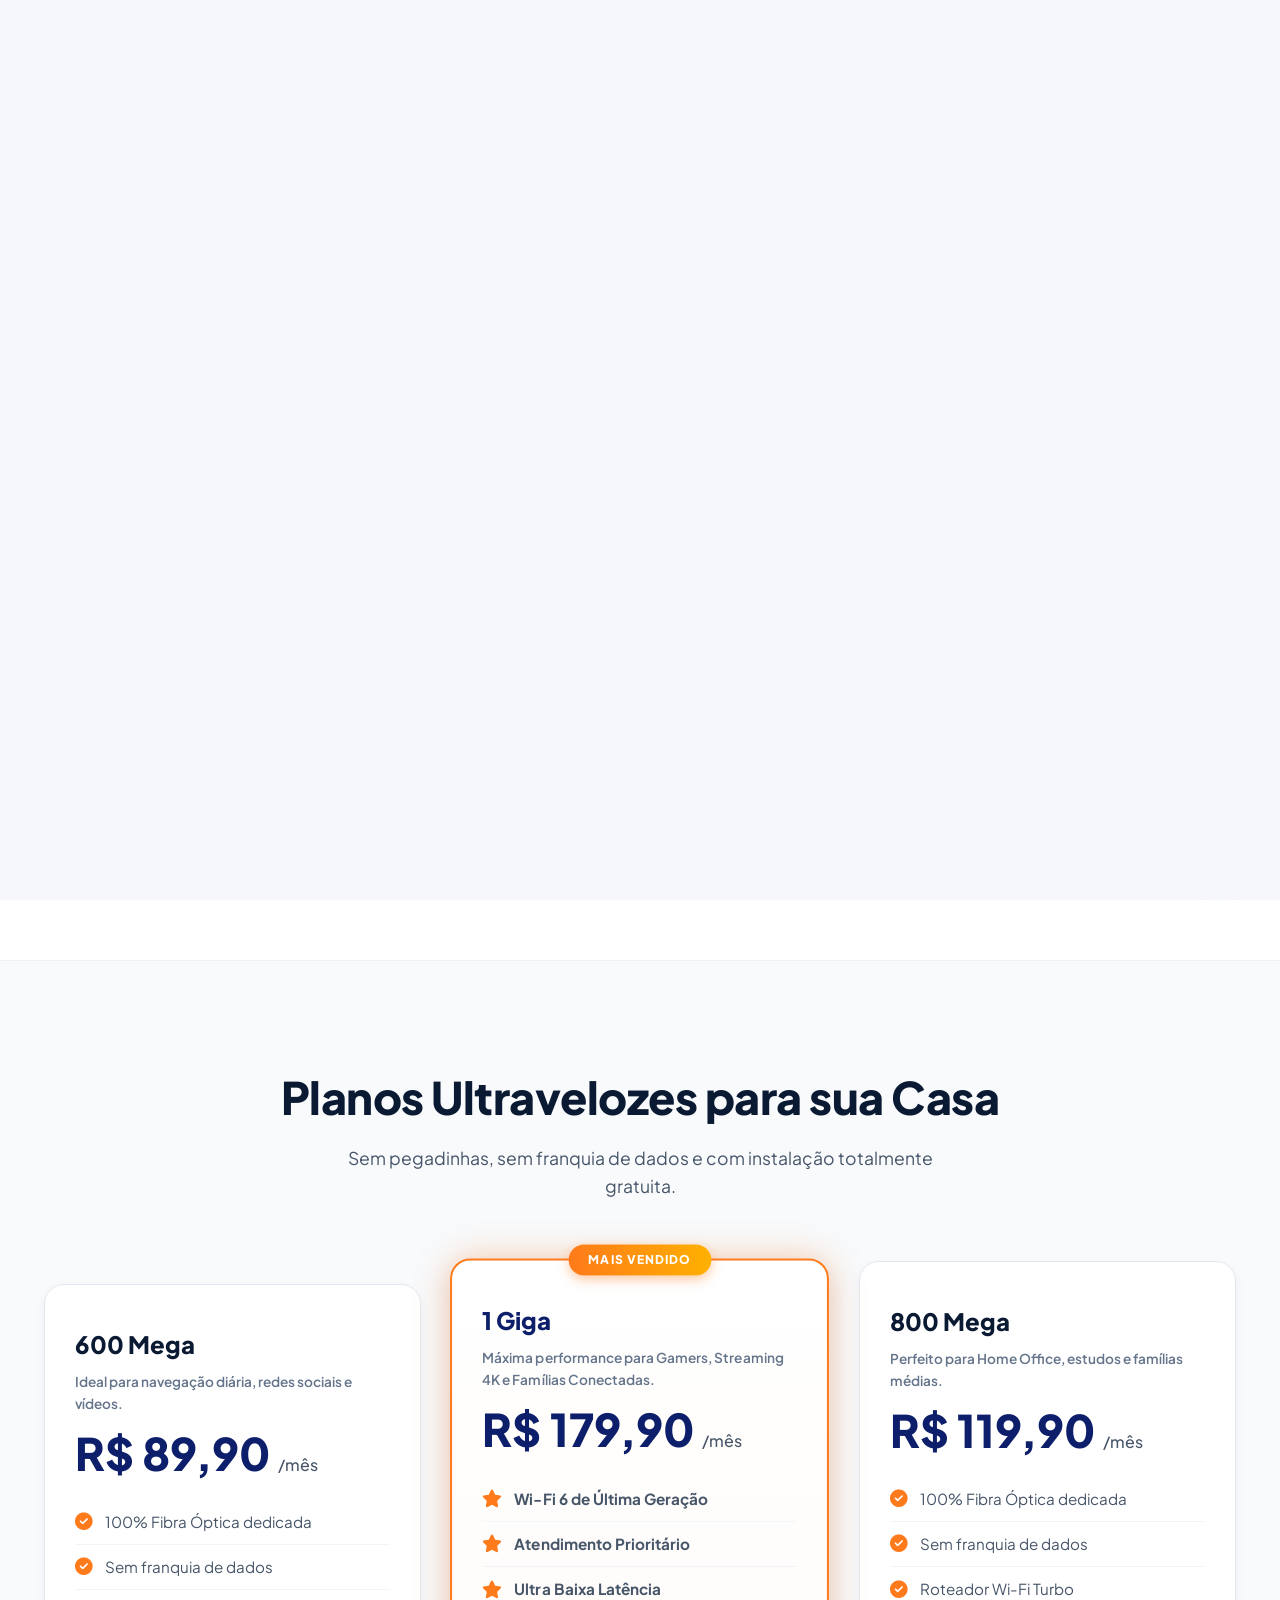
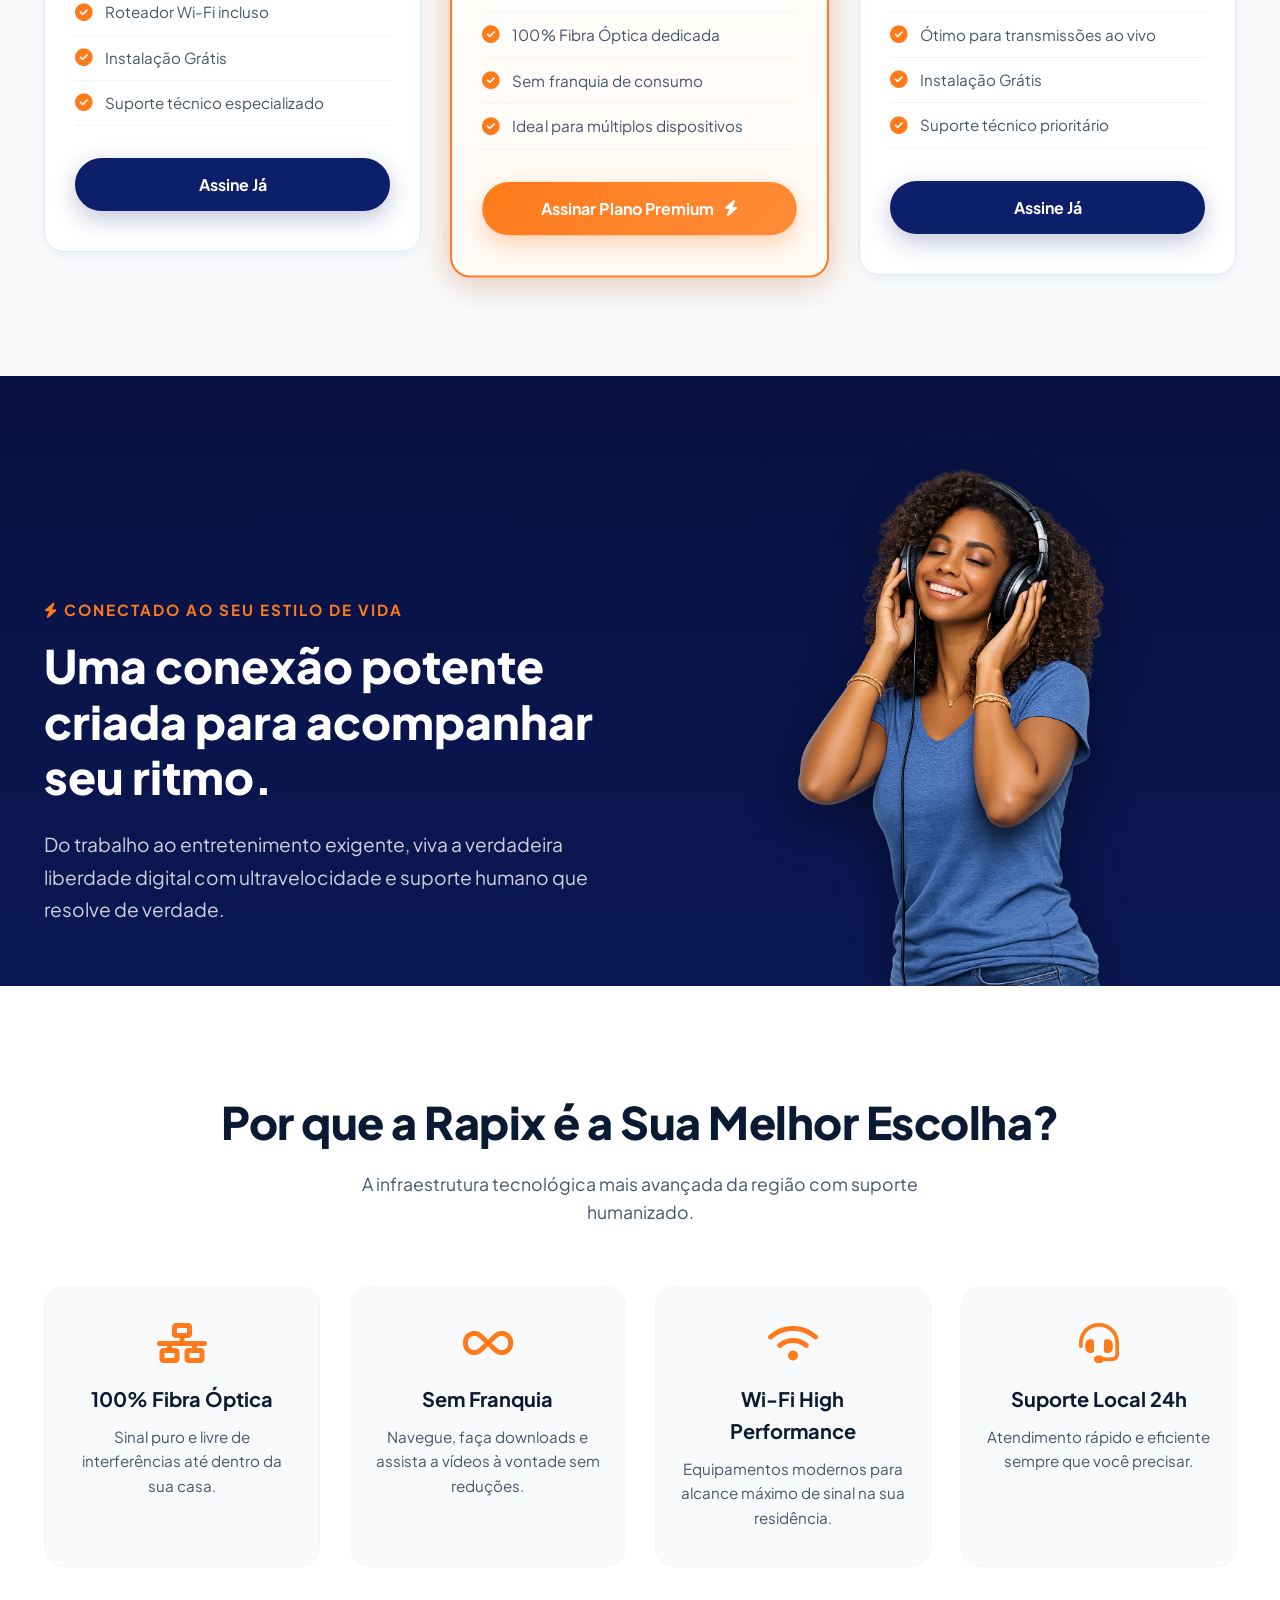
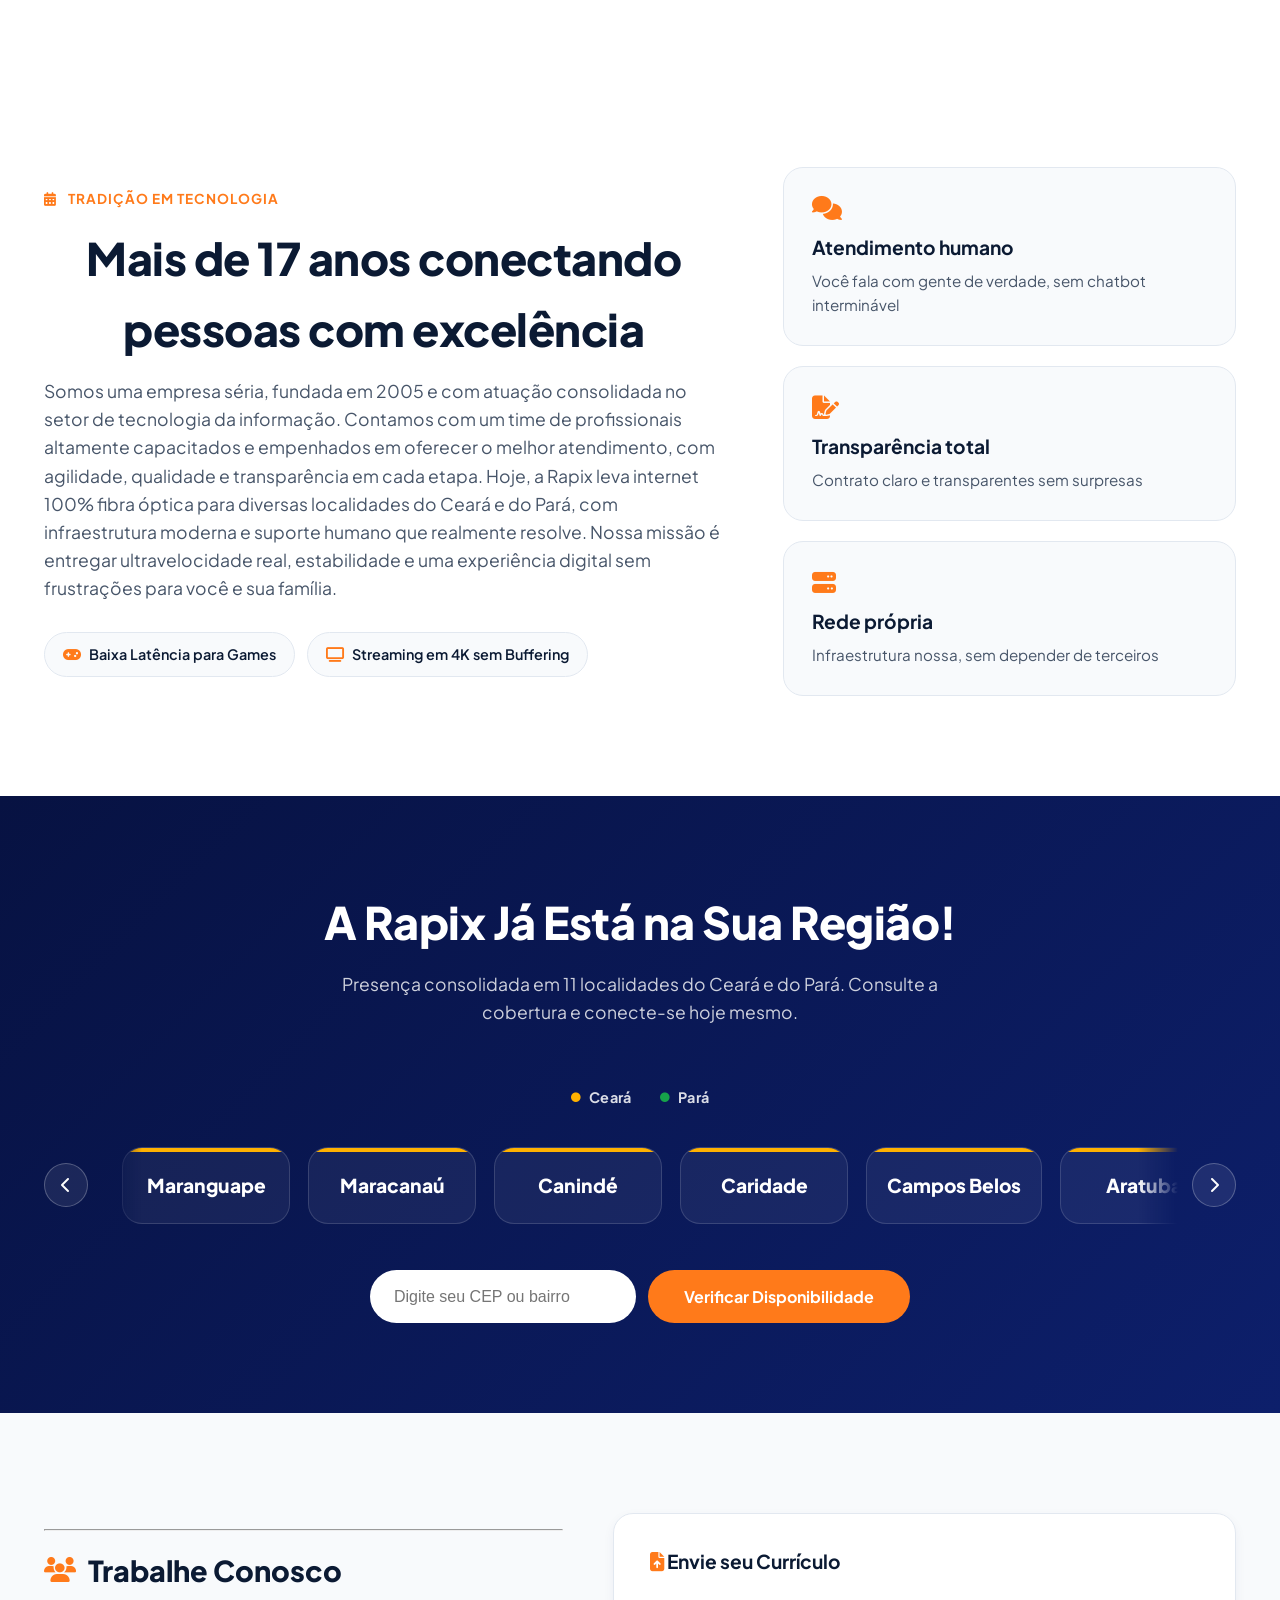
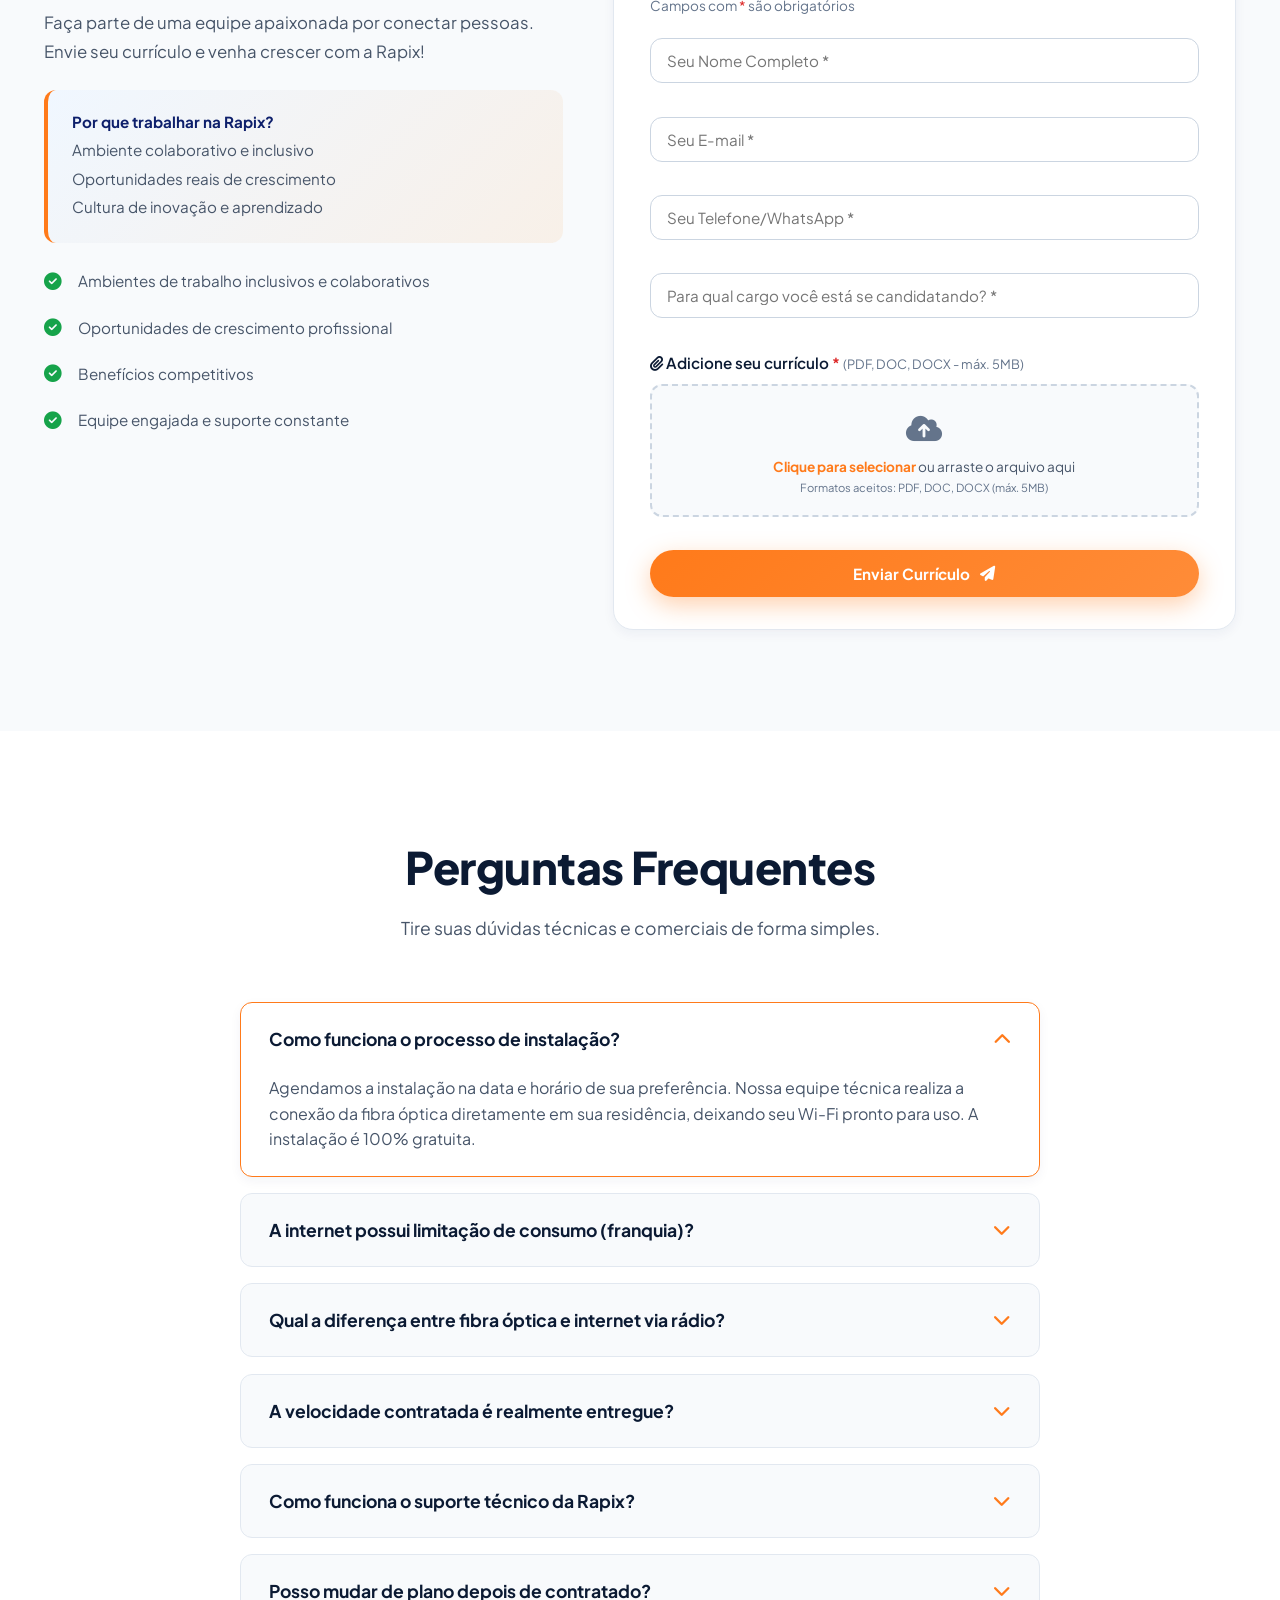
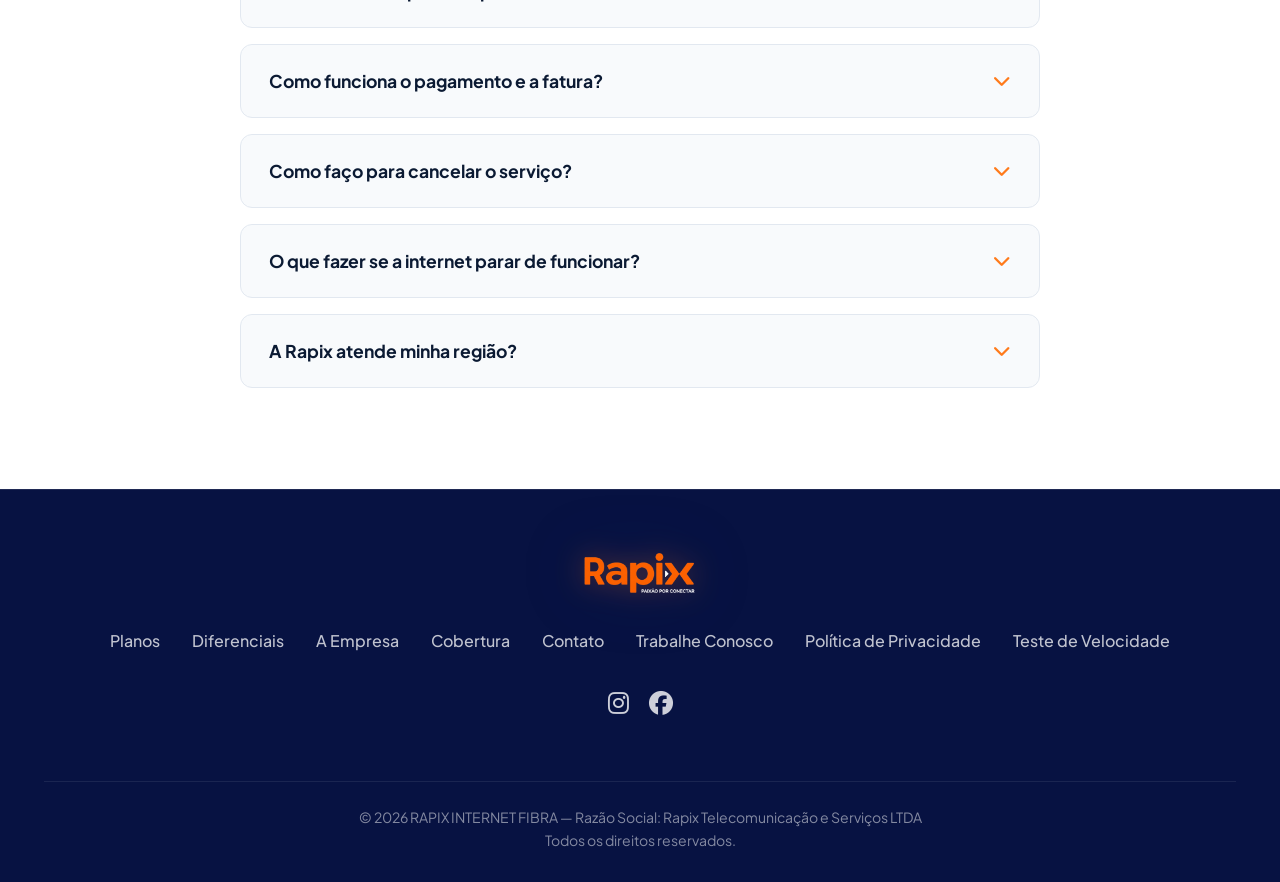
<file: index.html>
<!DOCTYPE html>
<html lang="pt-BR">
<head>
    <meta charset="UTF-8" />
    <meta name="viewport" content="width=device-width, initial-scale=1.0" />
    <title>Rapix Fibra Óptica - 0800-181-8080 | Internet no CE e PA</title>
    <meta name="description" content="Rapix Internet Fibra: ultravelocidade 100% fibra óptica sem franquia para Maranguape, Maracanaú, Canindé, Caridade, Campos Belos, Aratuba, Belém, Ananindeua, Santarém, Altamira e Marabá. Instalação grátis. ☎ 0800-181-8080" />

    <!-- Favicon -->
    <link rel="icon" type="image/png" href="imagens/rapix-favicon.png" />
    <link rel="shortcut icon" type="image/png" href="imagens/rapix-favicon.png" />
    <link rel="apple-touch-icon" href="imagens/rapix-favicon.png" />

    <!-- Google Fonts -->
    <link rel="preconnect" href="https://fonts.googleapis.com" />
    <link rel="preconnect" href="https://fonts.gstatic.com" crossorigin />
    <link href="https://fonts.googleapis.com/css2?family=Plus+Jakarta+Sans:wght@400;500;600;700;800&display=swap" rel="stylesheet" />

    <!-- Font Awesome -->
    <link rel="stylesheet" href="https://cdnjs.cloudflare.com/ajax/libs/font-awesome/6.4.0/css/all.min.css" />

    <!-- CSS Externo -->
    <link rel="stylesheet" href="css/style.css" />

    <!-- ============================================================ -->
    <!-- COOKIE BANNER - neiki-cookie-banner                           -->
    <!-- ============================================================ -->
    <script src="https://cdn.neiki.eu/neiki-cookie-banner/latest/neiki-cookie-banner.min.js">
    </script>
    <script>
        document.addEventListener('DOMContentLoaded', function() {
            NeikiCookieBanner.init({
                privacyPolicyUrl: 'politica-de-privacidade.html',
                content: {
                    header: '🍪 Nós usamos cookies!',
                    message: 'Usamos cookies para melhorar sua experiência no site, analisar tráfego e personalizar conteúdo. Ao clicar em "Aceitar todos", você concorda com o uso de TODOS os cookies. Você pode configurar suas preferências em "Configurações".',
                    allowAll: 'Aceitar todos',
                    denyAll: 'Recusar todos',
                    settings: 'Configurações',
                    close: 'Fechar',
                    modalTitle: 'Configuração de Cookies',
                    modalSave: 'Salvar preferências',
                    modalClose: 'Fechar',
                    privacyPolicyLinkText: 'Política de Privacidade'
                },
                categories: [{
                        id: 'necessary',
                        name: 'Estritamente Necessários',
                        description: 'Esses cookies são essenciais para o funcionamento básico do site e não podem ser desativados.',
                        required: true,
                        defaultState: true,
                        cookies: ['PHPSESSID', 'csrf_token']
                    },
                    {
                        id: 'analytics',
                        name: 'Analytics',
                        description: 'Utilizamos o Google Analytics para entender como os visitantes interagem com o site, ajudando a melhorar a experiência.',
                        defaultState: false,
                        cookies: ['_ga', '_gid', '_gat']
                    },
                    {
                        id: 'marketing',
                        name: 'Marketing e Anúncios',
                        description: 'Utilizados para exibir anúncios relevantes e medir a eficácia das campanhas de marketing.',
                        defaultState: false,
                        cookies: ['_fbp', 'fr']
                    }
                ],
                onScriptsUnlock: function(categories) {
                    if (categories.analytics) {
                        console.log('📊 Cookies de analytics ativados');
                    }
                    if (categories.marketing) {
                        console.log('📢 Cookies de marketing ativados');
                    }
                },
                styles: {
                    primaryColor: '#ff7a1a',
                    secondaryColor: '#0d1f6b',
                    fontFamily: "'Plus Jakarta Sans', sans-serif",
                    borderRadius: '12px',
                    buttonRadius: '50px',
                    bannerPosition: 'bottom',
                    bannerWidth: '100%',
                    darkMode: false,
                    bannerShadow: '0 -4px 30px rgba(0,0,0,0.15)',
                    bannerBackground: '#ffffff',
                    textColor: '#0b1a33'
                },
                reopenButtonLabel: '🍪 Gerenciar cookies',
                delay: 500,
            });
        });
    </script>

</head>
<body>

    <!-- PRELOADER -->
    <div id="preloader">
        <video id="preloaderVideo" autoplay muted playsinline>
            <source src="videos/preloader-video.mp4" type="video/mp4" />
        </video>
    </div>

    <!-- BARRA DE PROGRESSO -->
    <div class="scroll-progress" id="scrollProgress"></div>

    <!-- HEADER -->
    <header id="header">
        <div class="container">
            <a href="index.html">
                <img src="imagens/rapix-logo.png" alt="Rapix Telecom" class="logo-img" />
            </a>
            <button class="menu-toggle" id="menuToggle" aria-label="Abrir Menu">
                <i class="fas fa-bars"></i>
            </button>
            <nav class="nav-menu" id="navMenu">
                <a href="#planos">Planos</a>
                <a href="#sobre">A Empresa</a>
                <a href="#cobertura">Cobertura</a>
                <a href="contato.html">Contato</a>
                <a href="https://www.minhaconexao.com.br/teste-de-velocidade/velocimetro" target="_blank" rel="noopener" class="nav-link-outline">Teste de Velocidade</a>
                <a href="#contato" class="nav-link-outline">Trabalhe Conosco</a>
                <a href="https://ixc.rapix.com.br/central_assinante_web/login/" target="_blank" rel="noopener" class="btn btn-small btn-secondary">Área do Cliente</a>
            </nav>
        </div>
    </header>

    <!-- HERO PRINCIPAL -->
    <section class="hero">
        <canvas id="fiberCanvas"></canvas>
        <div class="container hero-layout">
            <div class="hero-content">
                <h1 class="reveal">Ultravelocidade de verdade você só encontra na <span>Rapix</span></h1>
                <p class="reveal">Conexão 100% Fibra Óptica para você jogar sem lag, assistir em 4K sem travar e trabalhar no home office com a máxima estabilidade — em Ceará e Pará.</p>

                <div class="hero-actions reveal">
                    <a href="#planos" class="btn btn-secondary">
                        <span>Escolher Meu Plano</span>
                        <i class="fas fa-arrow-right"></i>
                    </a>
                    <a href="tel:08001818080" class="btn btn-outline">
                        <i class="fas fa-phone-alt"></i>
                        <span>Falar com Atendente</span>
                    </a>
                </div>
            </div>
        </div>
    </section>

    <!-- ESTATÍSTICAS -->
    <section class="stats">
        <div class="container">
            <div class="stats-grid">
                <div class="stat-item reveal">
                    <div class="stat-num"><span class="counter" data-target="17">0</span></div>
                    <div class="stat-desc">Anos de Liderança e Tradição</div>
                </div>
                <div class="stat-item reveal">
                    <div class="stat-num"><span class="counter" data-target="11">0</span></div>
                    <div class="stat-desc">Localidades Atendidas</div>
                </div>
                <div class="stat-item reveal">
                    <div class="stat-num"><span class="counter" data-target="2">0</span></div>
                    <div class="stat-desc">Estados Atendidos (Ceará e Pará)</div>
                </div>
                <div class="stat-item reveal">
                    <div class="stat-num"><span class="counter" data-target="100">0</span><span class="suffix">%</span></div>
                    <div class="stat-desc">Fibra Óptica sem Franquia</div>
                </div>
            </div>
        </div>
    </section>

    <!-- PLANOS -->
    <section class="planos" id="planos">
        <div class="container">
            <h2 class="section-title reveal">Planos Ultravelozes para sua Casa</h2>
            <p class="section-subtitle reveal">Sem pegadinhas, sem franquia de dados e com instalação totalmente gratuita.</p>

            <div class="planos-grid">
                <!-- 600 MEGA -->
                <div class="plano-card reveal" data-plano="600 Mega" data-preco="89,90">
                    <div class="plano-nome">600 Mega</div>
                    <div class="plano-publico">Ideal para navegação diária, redes sociais e vídeos.</div>
                    <div class="plano-preco">R$ 89,90 <small>/mês</small></div>
                    <ul>
                        <li><i class="fas fa-check-circle"></i> 100% Fibra Óptica dedicada</li>
                        <li><i class="fas fa-check-circle"></i> Sem franquia de dados</li>
                        <li><i class="fas fa-check-circle"></i> Roteador Wi-Fi incluso</li>
                        <li><i class="fas fa-check-circle"></i> Instalação Grátis</li>
                        <li><i class="fas fa-check-circle"></i> Suporte técnico especializado</li>
                    </ul>
                    <button class="btn open-modal-btn" data-plano="600 Mega" data-preco="89,90">Assine Já</button>
                </div>

                <!-- 1 GIGA (PREMIUM) -->
                <div class="plano-card premium reveal" data-plano="1 Giga" data-preco="179,90">
                    <span class="badge-premium">MAIS VENDIDO</span>
                    <div class="plano-nome" style="color: var(--primary);">1 Giga</div>
                    <div class="plano-publico">Máxima performance para Gamers, Streaming 4K e Famílias Conectadas.</div>
                    <div class="plano-preco">R$ 179,90 <small>/mês</small></div>
                    <ul>
                        <li><i class="fas fa-star" style="color: var(--secondary);"></i> <strong>Wi-Fi 6 de Última Geração</strong></li>
                        <li><i class="fas fa-star" style="color: var(--secondary);"></i> <strong>Atendimento Prioritário</strong></li>
                        <li><i class="fas fa-star" style="color: var(--secondary);"></i> <strong>Ultra Baixa Latência</strong></li>
                        <li><i class="fas fa-check-circle"></i> 100% Fibra Óptica dedicada</li>
                        <li><i class="fas fa-check-circle"></i> Sem franquia de consumo</li>
                        <li><i class="fas fa-check-circle"></i> Ideal para múltiplos dispositivos</li>
                    </ul>
                    <button class="btn btn-secondary open-modal-btn" data-plano="1 Giga" data-preco="179,90">
                        <span>Assinar Plano Premium</span>
                        <i class="fas fa-bolt"></i>
                    </button>
                </div>

                <!-- 800 MEGA -->
                <div class="plano-card reveal" data-plano="800 Mega" data-preco="119,90">
                    <div class="plano-nome">800 Mega</div>
                    <div class="plano-publico">Perfeito para Home Office, estudos e famílias médias.</div>
                    <div class="plano-preco">R$ 119,90 <small>/mês</small></div>
                    <ul>
                        <li><i class="fas fa-check-circle"></i> 100% Fibra Óptica dedicada</li>
                        <li><i class="fas fa-check-circle"></i> Sem franquia de dados</li>
                        <li><i class="fas fa-check-circle"></i> Roteador Wi-Fi Turbo</li>
                        <li><i class="fas fa-check-circle"></i> Ótimo para transmissões ao vivo</li>
                        <li><i class="fas fa-check-circle"></i> Instalação Grátis</li>
                        <li><i class="fas fa-check-circle"></i> Suporte técnico prioritário</li>
                    </ul>
                    <button class="btn open-modal-btn" data-plano="800 Mega" data-preco="119,90">Assine Já</button>
                </div>
            </div>
        </div>
    </section>

    <!-- SHOWCASE DA PESSOA -->
    <section class="person-showcase" aria-label="Conectividade Humana">
        <div class="container">
            <div class="person-showcase-content reveal">
                <span class="person-eyebrow"><i class="fas fa-bolt"></i> Conectado ao seu Estilo de Vida</span>
                <h2>Uma conexão potente criada para acompanhar seu ritmo.</h2>
                <p>Do trabalho ao entretenimento exigente, viva a verdadeira liberdade digital com ultravelocidade e suporte humano que resolve de verdade.</p>
            </div>
            <div class="person-showcase-visual reveal">
                <img src="imagens/pessoa-rapix.png" alt="Cliente satisfeito Rapix Fibra" class="person-showcase-img" loading="lazy" />
            </div>
        </div>
    </section>

    <!-- DIFERENCIAIS -->
    <section class="diferenciais" id="diferenciais">
        <div class="container">
            <h2 class="section-title reveal">Por que a Rapix é a Sua Melhor Escolha?</h2>
            <p class="section-subtitle reveal">A infraestrutura tecnológica mais avançada da região com suporte humanizado.</p>

            <div class="diferenciais-grid">
                <div class="diferencial-item reveal">
                    <i class="fas fa-network-wired"></i>
                    <h3>100% Fibra Óptica</h3>
                    <p>Sinal puro e livre de interferências até dentro da sua casa.</p>
                </div>
                <div class="diferencial-item reveal">
                    <i class="fas fa-infinity"></i>
                    <h3>Sem Franquia</h3>
                    <p>Navegue, faça downloads e assista a vídeos à vontade sem reduções.</p>
                </div>
                <div class="diferencial-item reveal">
                    <i class="fas fa-wifi"></i>
                    <h3>Wi-Fi High Performance</h3>
                    <p>Equipamentos modernos para alcance máximo de sinal na sua residência.</p>
                </div>
                <div class="diferencial-item reveal">
                    <i class="fas fa-headset"></i>
                    <h3>Suporte Local 24h</h3>
                    <p>Atendimento rápido e eficiente sempre que você precisar.</p>
                </div>
            </div>
        </div>
    </section>

   <!-- SOBRE A EMPRESA -->
<section class="sobre" id="sobre">
    <div class="container">
        <div class="sobre-grid">
            <div class="sobre-content reveal">
                <span class="eyebrow">
                    <i class="fas fa-calendar-alt" style="color: var(--secondary); margin-right: 8px;"></i>
                    Tradição em Tecnologia
                </span>
                <h2 class="section-title">
                    Mais de 17 anos conectando pessoas com excelência
                </h2>
                <p>
                    Somos uma empresa séria, fundada em 2005 e com atuação consolidada no setor de tecnologia da informação.
                    Contamos com um time de profissionais altamente capacitados e empenhados em oferecer o melhor atendimento,
                    com agilidade, qualidade e transparência em cada etapa.
                    Hoje, a Rapix leva internet 100% fibra óptica para diversas localidades do Ceará e do Pará, com
                    infraestrutura moderna e suporte humano que realmente resolve. Nossa missão é entregar ultravelocidade real,
                    estabilidade e uma experiência digital sem frustrações para você e sua família.
                </p>

                <div class="sobre-badges">
                    <span><i class="fas fa-gamepad"></i> Baixa Latência para Games</span>
                    <span><i class="fas fa-tv"></i> Streaming em 4K sem Buffering</span>
                </div>
            </div>

            <div class="sobre-locais reveal">
                <div class="local-card">
                    <i class="fas fa-comments"></i>
                    <h4>Atendimento humano</h4>
                    <p>Você fala com gente de verdade, sem chatbot interminável</p>
                </div>
                <div class="local-card">
                    <i class="fas fa-file-signature"></i>
                    <h4>Transparência total</h4>
                    <p>Contrato claro e transparentes sem surpresas</p>
                </div>
                <div class="local-card">
                    <i class="fas fa-server"></i>
                    <h4>Rede própria</h4>
                    <p>Infraestrutura nossa, sem depender de terceiros</p>
                </div>
            </div>
        </div>
    </div>
</section>
    <!-- COBERTURA -->
    <section class="cobertura" id="cobertura">
        <div class="container">
            <h2 class="section-title reveal">A Rapix Já Está na Sua Região!</h2>
            <p class="section-subtitle reveal">Presença consolidada em 11 localidades do Ceará e do Pará. Consulte a cobertura e conecte-se hoje mesmo.</p>

            <div class="cobertura-legenda reveal">
                <span class="legenda-item legenda-item--ce"><i class="fas fa-circle"></i> Ceará</span>
                <span class="legenda-item legenda-item--pa"><i class="fas fa-circle"></i> Pará</span>
            </div>

            <div class="cobertura-carrossel reveal">
                <button class="carrossel-seta carrossel-seta--prev" id="coberturaPrev" aria-label="Localidade anterior">
                    <i class="fas fa-chevron-left"></i>
                </button>

                <div class="carrossel-viewport" id="coberturaViewport">
                    <div class="carrossel-track" id="coberturaTrack">
                        <div class="cidade-card cidade-card--ce">
                            <span class="cidade-nome">Maranguape</span>
                        </div>
                        <div class="cidade-card cidade-card--ce">
                            <span class="cidade-nome">Maracanaú</span>
                        </div>
                        <div class="cidade-card cidade-card--ce">
                            <span class="cidade-nome">Canindé</span>
                        </div>
                        <div class="cidade-card cidade-card--ce">
                            <span class="cidade-nome">Caridade</span>
                        </div>
                        <div class="cidade-card cidade-card--ce">
                            <span class="cidade-nome">Campos Belos</span>
                        </div>
                        <div class="cidade-card cidade-card--ce">
                            <span class="cidade-nome">Aratuba</span>
                        </div>
                        <div class="cidade-card cidade-card--pa">
                            <span class="cidade-nome">Belém</span>
                        </div>
                        <div class="cidade-card cidade-card--pa">
                            <span class="cidade-nome">Ananindeua</span>
                        </div>
                        <div class="cidade-card cidade-card--pa">
                            <span class="cidade-nome">Santarém</span>
                        </div>
                        <div class="cidade-card cidade-card--pa">
                            <span class="cidade-nome">Altamira</span>
                        </div>
                        <div class="cidade-card cidade-card--pa">
                            <span class="cidade-nome">Marabá</span>
                        </div>
                    </div>
                </div>

                <button class="carrossel-seta carrossel-seta--next" id="coberturaNext" aria-label="Próxima localidade">
                    <i class="fas fa-chevron-right"></i>
                </button>
            </div>

            <div class="verificador reveal">
                <input type="text" id="cepInput" placeholder="Digite seu CEP ou bairro" maxlength="9" />
                <button class="btn" id="verificarCep">Verificar Disponibilidade</button>
            </div>
            <div id="resultado-cep"></div>
        </div>
    </section>

    <!-- CONTATO - Com Upload de Currículo Obrigatório -->
    <section class="contato" id="contato">
        <div class="container">
            <div class="contato-grid">
                <!-- ===== LADO ESQUERDO - TRABALHE CONOSCO ===== -->
                <div class="contato-info reveal">
                    <div class="trabalhe-conosco-section">
                        <hr style="margin: 16px 0; border-color: var(--border-color);" />
                        <div class="titulo">
                            <i class="fas fa-users"></i>
                            Trabalhe Conosco
                        </div>

                        <p class="descricao">
                            Faça parte de uma equipe apaixonada por conectar pessoas. 
                            Envie seu currículo e venha crescer com a Rapix!
                        </p>

                        <div class="destaque-box">
                            <p><strong>Por que trabalhar na Rapix?</strong></p>
                            <p>Ambiente colaborativo e inclusivo</p>
                            <p>Oportunidades reais de crescimento</p>
                            <p>Cultura de inovação e aprendizado</p>
                        </div>

                        <div class="beneficios">
                            <div class="beneficio-item">
                                <i class="fas fa-check-circle"></i>
                                Ambientes de trabalho inclusivos e colaborativos
                            </div>
                            <div class="beneficio-item">
                                <i class="fas fa-check-circle"></i>
                                Oportunidades de crescimento profissional
                            </div>
                            <div class="beneficio-item">
                                <i class="fas fa-check-circle"></i>
                                Benefícios competitivos
                            </div>
                            <div class="beneficio-item">
                                <i class="fas fa-check-circle"></i>
                                Equipe engajada e suporte constante
                            </div>
                        </div>
                    </div>
                </div>

                <!-- ===== LADO DIREITO - FORMULÁRIO ===== -->
                <form class="contato-form reveal" id="formContato" enctype="multipart/form-data" novalidate>
                    <h3 style="font-size: 1.2rem; margin-bottom: 4px; color: var(--text-dark);">
                        <i class="fas fa-file-upload" style="color: var(--secondary);"></i> 
                        Envie seu Currículo
                    </h3>
                    <p style="font-size: 0.85rem; color: var(--text-muted); margin-bottom: 8px;">
                        Campos com <span style="color: var(--danger);">*</span> são obrigatórios
                    </p>

                    <div>
                        <input type="text" id="formNome" placeholder="Seu Nome Completo *" required />
                        <span class="error-message" id="formNomeError"><i class="fas fa-exclamation-circle"></i> Digite um nome válido</span>
                    </div>

                    <div>
                        <input type="email" id="formEmail" placeholder="Seu E-mail *" required />
                        <span class="error-message" id="formEmailError"><i class="fas fa-exclamation-circle"></i> Digite um e-mail válido</span>
                    </div>

                    <div>
                        <input type="tel" id="formTelefone" placeholder="Seu Telefone/WhatsApp *" required />
                        <span class="error-message" id="formTelefoneError"><i class="fas fa-exclamation-circle"></i> Digite um telefone válido com DDD</span>
                    </div>

                    <div>
                        <input type="text" id="formCargo" placeholder="Para qual cargo você está se candidatando? *" required />
                        <span class="error-message" id="formCargoError"><i class="fas fa-exclamation-circle"></i> Digite o cargo desejado</span>
                    </div>

                    <div>
                        <label style="font-size: 0.95rem; font-weight: 600; color: var(--text-dark); display: block; margin-bottom: 8px;">
                            <i class="fas fa-paperclip"></i> Adicione seu currículo <span style="color: var(--danger);">*</span>
                            <span style="font-weight: 400; color: var(--text-muted); font-size: 0.8rem;">(PDF, DOC, DOCX - máx. 5MB)</span>
                        </label>
                        <div class="file-upload-area" id="fileUploadArea">
                            <div class="file-icon"><i class="fas fa-cloud-upload-alt"></i></div>
                            <div class="file-text">
                                <strong>Clique para selecionar</strong> ou arraste o arquivo aqui
                                <br><small style="color: var(--text-muted);">Formatos aceitos: PDF, DOC, DOCX (máx. 5MB)</small>
                            </div>
                            <input type="file" id="formCurriculo" accept=".pdf,.doc,.docx" style="display: none;" required />
                        </div>
                        <span class="error-message" id="formCurriculoError"><i class="fas fa-exclamation-circle"></i> O currículo é obrigatório</span>
                        <div class="file-info" id="fileInfo">
                            <i class="fas fa-file-pdf"></i>
                            <span id="fileName">curriculo.pdf</span>
                            <button type="button" class="file-remove" id="fileRemove" aria-label="Remover arquivo">
                                <i class="fas fa-times-circle"></i>
                            </button>
                        </div>
                    </div>

                    <button type="submit" class="btn btn-secondary" id="formSubmitBtn">
                        <span>Enviar Currículo</span>
                        <i class="fas fa-paper-plane"></i>
                    </button>

                    <span class="form-msg" id="formMsg"><i class="fas fa-check-circle"></i> Mensagem enviada com sucesso!</span>
                    <span class="form-msg error-msg" id="formErrorMsg"><i class="fas fa-exclamation-circle"></i> Erro ao enviar. Tente novamente.</span>
                </form>
            </div>
        </div>
    </section>

    <!-- MODAL DINÂMICO - SEM CAMPO COMPLEMENTO -->
    <div class="modal-overlay" id="modalContratacao">
        <div class="modal-container">
            <div class="modal-scroll">
                <button class="modal-close" id="modalClose" aria-label="Fechar modal">
                    <i class="fas fa-times"></i>
                </button>

                <div class="modal-header" id="modalHeader">
                    <span class="modal-plano-badge" id="modalBadge">Plano</span>
                    <h2><span id="modalPlanoNome">1 Giga</span> Fibra</h2>
                    <div class="modal-preco">R$ <span id="modalPlanoPreco">179,90</span> <small>/mês</small></div>
                </div>

                <form class="modal-form" id="modalForm" novalidate>
                    <div class="form-row">
                        <div class="form-group">
                            <label for="modalNome">Nome <span class="required">*</span></label>
                            <input type="text" id="modalNome" placeholder="Seu nome" autocomplete="given-name" />
                            <span class="error-message" id="modalNomeError"><i class="fas fa-exclamation-circle"></i> Digite um nome válido.</span>
                        </div>
                        <div class="form-group">
                            <label for="modalSobrenome">Sobrenome <span class="required">*</span></label>
                            <input type="text" id="modalSobrenome" placeholder="Seu sobrenome" autocomplete="family-name" />
                            <span class="error-message" id="modalSobrenomeError"><i class="fas fa-exclamation-circle"></i> Digite um sobrenome válido.</span>
                        </div>
                    </div>

                    <div class="form-row">
                        <div class="form-group">
                            <label for="modalEmail">E-mail <span class="required">*</span></label>
                            <input type="email" id="modalEmail" placeholder="seu@email.com" autocomplete="email" />
                            <span class="error-message" id="modalEmailError"><i class="fas fa-exclamation-circle"></i> Digite um e-mail válido.</span>
                        </div>
                        <div class="form-group">
                            <label for="modalCelular">Celular <span class="required">*</span></label>
                            <input type="tel" id="modalCelular" placeholder="(00) 00000-0000" autocomplete="tel" />
                            <span class="error-message" id="modalCelularError"><i class="fas fa-exclamation-circle"></i> Digite um celular válido.</span>
                        </div>
                    </div>

                    <div class="form-row">
                        <div class="form-group">
                            <label for="modalVencimento">Dia do Vencimento <span class="required">*</span></label>
                            <select id="modalVencimento">
                                <option value="">Selecione</option>
                                <option value="5">Dia 05</option>
                                <option value="10">Dia 10</option>
                                <option value="15">Dia 15</option>
                                <option value="20">Dia 20</option>
                            </select>
                            <span class="error-message" id="modalVencimentoError"><i class="fas fa-exclamation-circle"></i> Selecione o dia de vencimento.</span>
                        </div>
                        <div class="form-group">
                            <label for="modalCpf">CPF <span class="required">*</span></label>
                            <input type="text" id="modalCpf" placeholder="000.000.000-00" autocomplete="off" />
                            <span class="error-message" id="modalCpfError"><i class="fas fa-exclamation-circle"></i> Digite um CPF válido.</span>
                        </div>
                    </div>

                    <div class="form-row">
                        <div class="form-group">
                            <label for="modalEndereco">Endereço <span class="required">*</span></label>
                            <input type="text" id="modalEndereco" placeholder="Rua, número" autocomplete="street-address" />
                            <span class="error-message" id="modalEnderecoError"><i class="fas fa-exclamation-circle"></i> Digite seu endereço.</span>
                        </div>
                        <div class="form-group">
                            <label for="modalBairro">Bairro <span class="required">*</span></label>
                            <input type="text" id="modalBairro" placeholder="Seu bairro" autocomplete="address-level3" />
                            <span class="error-message" id="modalBairroError"><i class="fas fa-exclamation-circle"></i> Digite seu bairro.</span>
                        </div>
                    </div>

                    <div class="form-row">
                        <div class="form-group">
                            <label for="modalCidade">Cidade <span class="required">*</span></label>
                            <input type="text" id="modalCidade" placeholder="Sua cidade" autocomplete="address-level2" />
                            <span class="error-message" id="modalCidadeError"><i class="fas fa-exclamation-circle"></i> Digite sua cidade.</span>
                        </div>
                        <div class="form-group">
                            <label for="modalCep">CEP <span class="required">*</span></label>
                            <input type="text" id="modalCep" placeholder="00000-000" autocomplete="postal-code" />
                            <span class="error-message" id="modalCepError"><i class="fas fa-exclamation-circle"></i> Digite um CEP válido.</span>
                        </div>
                    </div>

                    <div class="form-row">
                        <div class="form-group">
                            <label for="modalReferencia">Ponto de Referência <span style="color: var(--text-muted);">(opcional)</span></label>
                            <input type="text" id="modalReferencia" placeholder="Próximo ao..." />
                            <span class="error-message" id="modalReferenciaError"><i class="fas fa-exclamation-circle"></i></span>
                        </div>
                    </div>

                    <button type="submit" class="btn btn-secondary modal-submit" id="modalSubmit">
                        <span>Efetuar Cadastro</span>
                        <i class="fas fa-arrow-right"></i>
                    </button>
                </form>

                <div class="modal-success" id="modalSuccess">
                    <div class="success-icon"><i class="fas fa-check"></i></div>
                    <h3>Cadastro realizado com sucesso!</h3>
                    <p>Recebemos seus dados. Em breve entraremos em contato para concluir sua contratação.</p>
                    <button class="btn btn-secondary" id="modalSuccessClose">Fechar</button>
                </div>

                <div class="modal-error" id="modalError">
                    <div class="error-icon"><i class="fas fa-exclamation-triangle"></i></div>
                    <h3>Não foi possível concluir o cadastro</h3>
                    <p>Ocorreu um erro ao enviar seus dados. Tente novamente em alguns instantes.</p>
                    <button class="btn btn-secondary" id="modalErrorRetry">Tentar novamente</button>
                </div>
            </div>
        </div>
    </div>

    <!-- ===== FAQ ===== -->
<section class="faq" id="faq">
    <div class="container">
        <h2 class="section-title reveal">Perguntas Frequentes</h2>
        <p class="section-subtitle reveal">Tire suas dúvidas técnicas e comerciais de forma simples.</p>

        <div class="faq-list">
            <div class="faq-item active reveal">
                <div class="faq-pergunta">
                    Como funciona o processo de instalação?
                    <i class="fas fa-chevron-down"></i>
                </div>
                <div class="faq-resposta">Agendamos a instalação na data e horário de sua preferência. Nossa equipe técnica realiza a conexão da fibra óptica diretamente em sua residência, deixando seu Wi-Fi pronto para uso. A instalação é 100% gratuita.</div>
            </div>

            <div class="faq-item reveal">
                <div class="faq-pergunta">
                    A internet possui limitação de consumo (franquia)?
                    <i class="fas fa-chevron-down"></i>
                </div>
                <div class="faq-resposta">Não! Todos os nossos planos possuem navegação ilimitada. Você pode baixar, assistir a vídeos e jogar à vontade sem redução de velocidade, sem franquia de dados e sem custos adicionais.</div>
            </div>

            <div class="faq-item reveal">
                <div class="faq-pergunta">
                    Qual a diferença entre fibra óptica e internet via rádio?
                    <i class="fas fa-chevron-down"></i>
                </div>
                <div class="faq-resposta">A fibra óptica utiliza cabos de vidro que transmitem dados por luz, garantindo maior velocidade, estabilidade e baixa latência. Já a internet via rádio é sujeita a interferências climáticas e perda de sinal. Com a Rapix Fibra, você tem conexão simétrica (mesma velocidade de download e upload) e sinal estável 24h.</div>
            </div>

            <div class="faq-item reveal">
                <div class="faq-pergunta">
                    A velocidade contratada é realmente entregue?
                    <i class="fas fa-chevron-down"></i>
                </div>
                <div class="faq-resposta">Sim! Entregamos a velocidade contratada com garantia de performance. Você pode testar a qualquer momento através do nosso medidor de velocidade disponível no site. Caso haja alguma divergência, nossa equipe técnica resolve rapidamente.</div>
            </div>

            <div class="faq-item reveal">
                <div class="faq-pergunta">
                    Como funciona o suporte técnico da Rapix?
                    <i class="fas fa-chevron-down"></i>
                </div>
                <div class="faq-resposta">Nosso suporte técnico é 100% local e está disponível 24 horas por dia, 7 dias por semana. Você pode entrar em contato pelo telefone 0800-181-8080, WhatsApp ou pela Área do Cliente para atendimento rápido e eficiente.</div>
            </div>

            <div class="faq-item reveal">
                <div class="faq-pergunta">
                    Posso mudar de plano depois de contratado?
                    <i class="fas fa-chevron-down"></i>
                </div>
                <div class="faq-resposta">Sim! Você pode migrar para um plano superior ou inferior a qualquer momento. Basta entrar em contato com nossa equipe e ajustamos seu plano conforme sua necessidade. A mudança é rápida e sem custos adicionais.</div>
            </div>

            <div class="faq-item reveal">
                <div class="faq-pergunta">
                    Como funciona o pagamento e a fatura?
                    <i class="fas fa-chevron-down"></i>
                </div>
                <div class="faq-resposta">As faturas são enviadas mensalmente para seu e-mail, WhatsApp e SMS ou podem ser acessadas na Área do Cliente. O pagamento pode ser feito via boleto bancário e pix. Você escolhe o dia de vencimento entre as opções disponíveis.</div>
            </div>

            <div class="faq-item reveal">
                <div class="faq-pergunta">
                    Como faço para cancelar o serviço?
                    <i class="fas fa-chevron-down"></i>
                </div>
                <div class="faq-resposta">O cancelamento pode ser solicitado através do nosso telefone 0800-181-8080 ou pela Área do Cliente. Não cobramos multa rescisória para cancelamento após o período de fidelidade de 12 meses. Antes disso, consulte as condições contratuais.</div>
            </div>

            <div class="faq-item reveal">
                <div class="faq-pergunta">
                    O que fazer se a internet parar de funcionar?
                    <i class="fas fa-chevron-down"></i>
                </div>
                <div class="faq-resposta">Primeiro, verifique se todos os cabos estão conectados e se o roteador está ligado. Reinicie o modem e o roteador aguardando 30 segundos. Se o problema persistir, entre em contato com nosso suporte pelo 0800-181-8080 ou WhatsApp. Nossa equipe está pronta para ajudar.</div>
            </div>

            <div class="faq-item reveal">
                <div class="faq-pergunta">
                    A Rapix atende minha região?
                    <i class="fas fa-chevron-down"></i>
                </div>
                <div class="faq-resposta">Atendemos 11 localidades no Ceará e Pará, incluindo Maranguape, Maracanaú, Canindé, Caridade, Campos Belos, Aratuba, Belém, Ananindeua, Santarém, Altamira e Marabá. Consulte nosso verificador de disponibilidade no site ou entre em contato para confirmar a cobertura exata do seu endereço.</div>
            </div>
        </div>
    </div>
</section>

    <!-- RODAPÉ -->
    <footer>
        <div class="container">
            <div class="footer-content">
                <a href="index.html">
                    <img src="imagens/rapix-logo.png" alt="Rapix Telecom Logo" class="footer-logo-img" />
                </a>

                <div class="footer-links">
                    <a href="#planos">Planos</a>
                    <a href="#diferenciais">Diferenciais</a>
                    <a href="#sobre">A Empresa</a>
                    <a href="#cobertura">Cobertura</a>
                    <a href="contato.html">Contato</a>
                    <a href="#trabalhe-conosco">Trabalhe Conosco</a>
                    <a href="politica-de-privacidade.html">Política de Privacidade</a>
                    <a href="https://www.minhaconexao.com.br/teste-de-velocidade/velocimetro" target="_blank" rel="noopener">Teste de Velocidade</a>
                </div>

                <div class="social">
                    <a href="https://www.instagram.com/rapixoficial/" target="_blank" rel="noopener" aria-label="Instagram"><i class="fab fa-instagram"></i></a>
                    <a href="https://facebook.com/rapixoficial" target="_blank" rel="noopener" aria-label="Facebook"><i class="fab fa-facebook"></i></a>
                </div>

                <div class="copy">
                    &copy; 2026 RAPIX INTERNET FIBRA — Razão Social: Rapix Telecomunicação e Serviços LTDA<br />
                    Todos os direitos reservados.
                </div>
            </div>
        </div>
    </footer>

    <!-- BOTÕES FLUTUANTES -->
    <a href="https://wa.me/5508001818080?text=Oi%2C%20tudo%20bem%3F%20Quero%20assinar%20Rapix" target="_blank" rel="noopener" class="whatsapp-float" aria-label="WhatsApp">
        <span class="whatsapp-float-balao">Precisa de ajuda?</span>
        <i class="fab fa-whatsapp"></i>
    </a>

    <button class="back-to-top" id="backToTop" aria-label="Voltar ao topo">
        <i class="fas fa-arrow-up"></i>
    </button>

    <!-- JavaScript Externo -->
    <script src="js/script.js"></script>

</body>
</html>
</file>
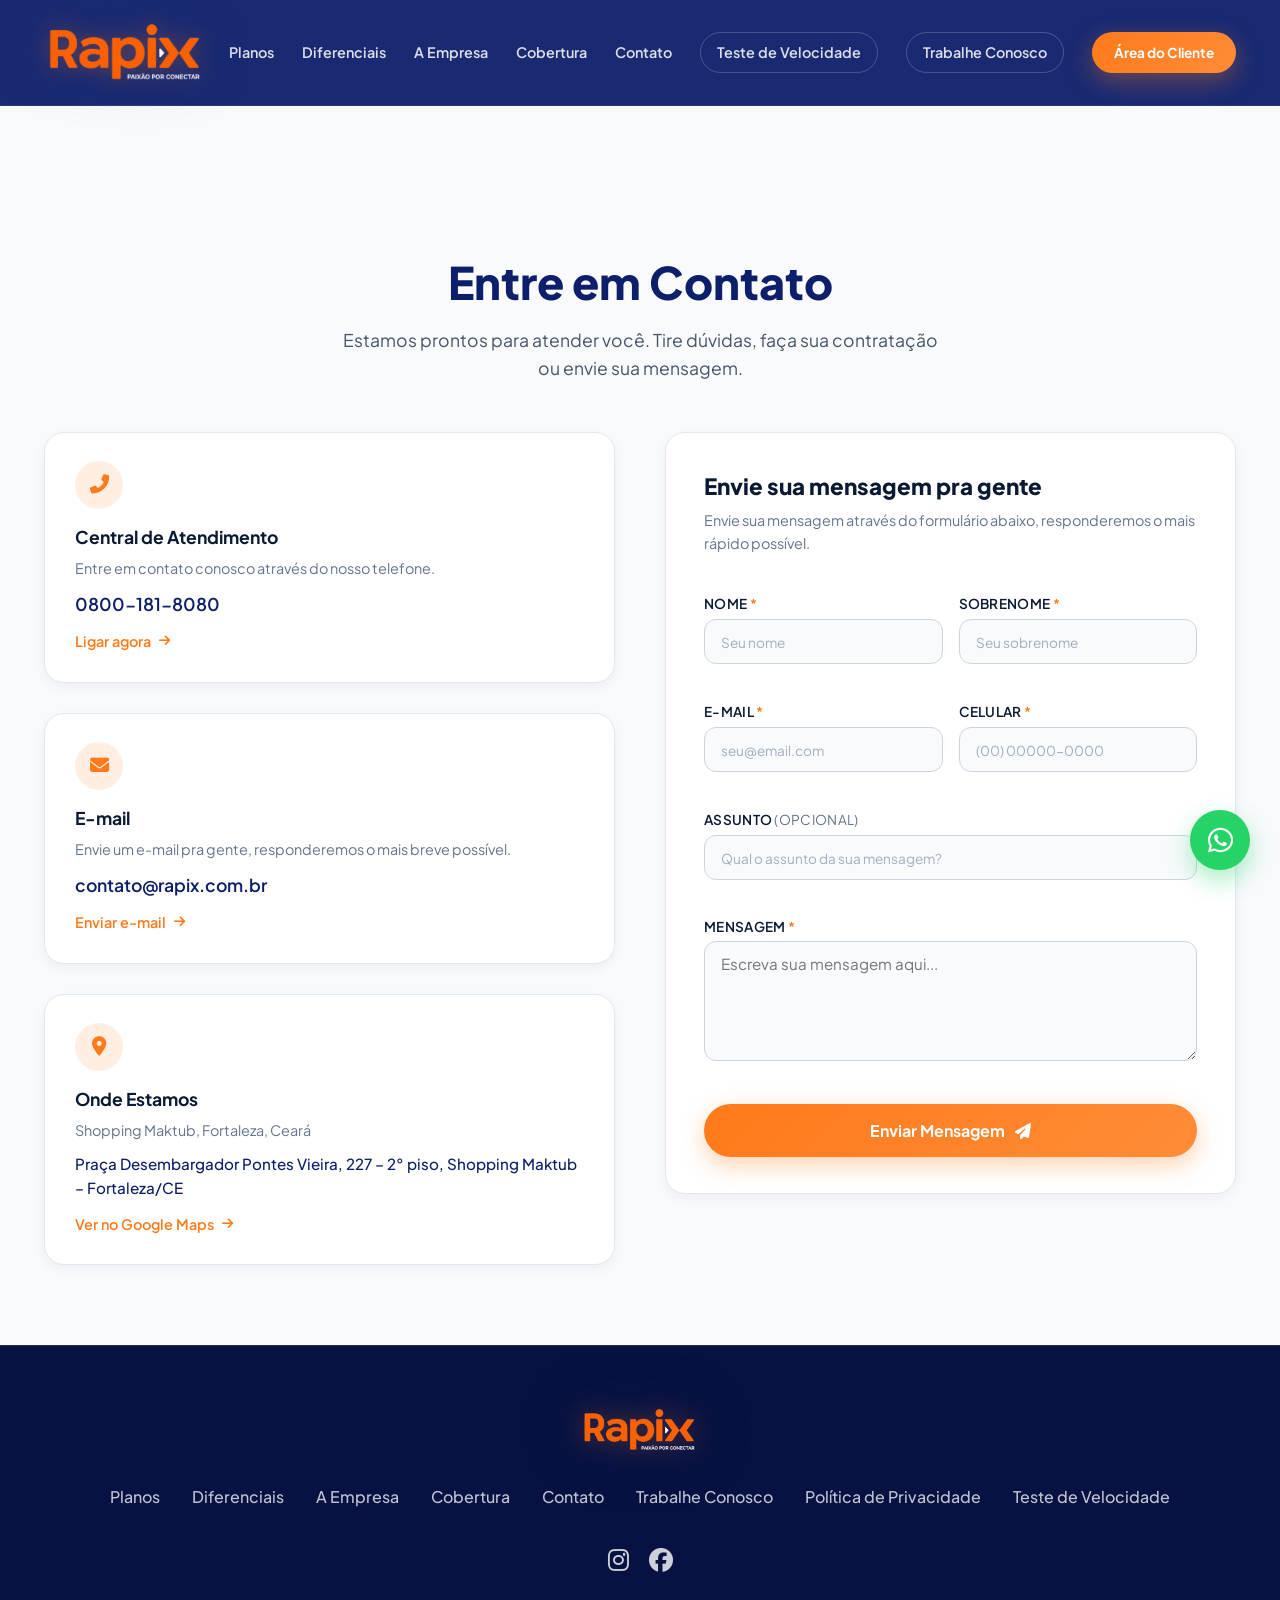
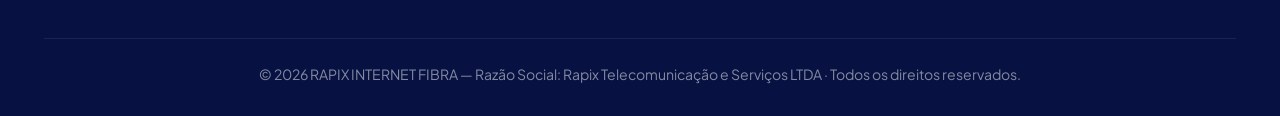
<file: contato.html>
<!DOCTYPE html>
<html lang="pt-BR">
<head>
    <meta charset="UTF-8" />
    <meta name="viewport" content="width=device-width, initial-scale=1.0" />
    <title>Contato - Rapix Fibra Óptica | 0800-181-8080</title>
    <meta name="description" content="Entre em contato com a Rapix Fibra Óptica. Telefone 0800-181-8080, e-mail contato@rapix.com.br e formulário de atendimento." />

    <!-- Favicon -->
    <link rel="icon" type="image/png" href="imagens/rapix-favicon.png" />
    <link rel="shortcut icon" type="image/png" href="imagens/rapix-favicon.png" />
    <link rel="apple-touch-icon" href="imagens/rapix-favicon.png" />

    <!-- Google Fonts -->
    <link rel="preconnect" href="https://fonts.googleapis.com" />
    <link rel="preconnect" href="https://fonts.gstatic.com" crossorigin />
    <link href="https://fonts.googleapis.com/css2?family=Plus+Jakarta+Sans:wght@400;500;600;700;800&display=swap" rel="stylesheet" />

    <!-- Font Awesome -->
    <link rel="stylesheet" href="https://cdnjs.cloudflare.com/ajax/libs/font-awesome/6.4.0/css/all.min.css" />

    <!-- CSS Externo -->
    <link rel="stylesheet" href="css/style.css" />

    <style>
        /* ============================================================
           ESTILOS ESPECÍFICOS DA PÁGINA DE CONTATO
           ============================================================ */
        .contato-page {
            padding: 140px 0 80px;
            background: var(--bg-light);
        }

        .contato-page .page-title {
            text-align: center;
            margin-bottom: 50px;
        }
        .contato-page .page-title h1 {
            font-size: 2.8rem;
            font-weight: 800;
            color: var(--primary);
            margin-bottom: 8px;
        }
        .contato-page .page-title p {
            color: var(--text-gray);
            font-size: 1.1rem;
            max-width: 600px;
            margin: 0 auto;
        }

        /* Grid principal */
        .contato-page .contato-grid {
            display: grid;
            grid-template-columns: 1fr 1fr;
            gap: 50px;
            align-items: start;
        }

        /* ===== COLUDA ESQUERDA - INFORMAÇÕES ===== */
        .contato-page .contato-info {
            display: flex;
            flex-direction: column;
            gap: 30px;
        }

        .contato-page .info-card {
            background: var(--white);
            padding: 28px 30px;
            border-radius: var(--radius-md);
            border: 1px solid #e2e8f0;
            box-shadow: var(--shadow-sm);
            transition: var(--transition-smooth);
        }
        .contato-page .info-card:hover {
            transform: translateY(-4px);
            box-shadow: var(--shadow-md);
            border-color: rgba(255, 122, 26, 0.3);
        }

        .contato-page .info-card .card-icon {
            width: 48px;
            height: 48px;
            border-radius: 50%;
            background: rgba(255, 122, 26, 0.12);
            display: flex;
            align-items: center;
            justify-content: center;
            margin-bottom: 14px;
            font-size: 1.2rem;
            color: var(--secondary);
        }

        .contato-page .info-card h3 {
            font-size: 1.1rem;
            font-weight: 700;
            color: var(--text-dark);
            margin-bottom: 6px;
        }

        .contato-page .info-card .card-desc {
            color: var(--text-muted);
            font-size: 0.9rem;
            margin-bottom: 10px;
        }

        .contato-page .info-card .card-value {
            font-size: 1.1rem;
            font-weight: 600;
            color: var(--primary);
        }
        .contato-page .info-card .card-value a {
            color: var(--primary);
            transition: var(--transition-fast);
        }
        .contato-page .info-card .card-value a:hover {
            color: var(--secondary);
        }

        .contato-page .info-card .card-action {
            display: inline-flex;
            align-items: center;
            gap: 8px;
            margin-top: 12px;
            color: var(--secondary);
            font-weight: 600;
            font-size: 0.9rem;
            transition: var(--transition-fast);
        }
        .contato-page .info-card .card-action:hover {
            gap: 14px;
            color: var(--secondary-hover);
        }

        .contato-page .info-card .card-action i {
            font-size: 0.8rem;
        }

        /* ===== COLUNA DIREITA - FORMULÁRIO ===== */
        .contato-page .contato-form {
            background: var(--white);
            padding: 36px 38px;
            border-radius: var(--radius-md);
            box-shadow: var(--shadow-sm);
            border: 1px solid #e2e8f0;
        }

        .contato-page .contato-form .form-header {
            margin-bottom: 24px;
        }
        .contato-page .contato-form .form-header h2 {
            font-size: 1.4rem;
            font-weight: 800;
            color: var(--text-dark);
            margin-bottom: 4px;
        }
        .contato-page .contato-form .form-header p {
            color: var(--text-muted);
            font-size: 0.9rem;
        }

        .contato-page .contato-form .form-row {
            display: grid;
            grid-template-columns: 1fr 1fr;
            gap: 16px;
        }

        .contato-page .contato-form .form-group {
            display: flex;
            flex-direction: column;
            gap: 4px;
        }

        .contato-page .contato-form .form-group label {
            font-size: 0.85rem;
            font-weight: 600;
            color: var(--text-dark);
        }
        .contato-page .contato-form .form-group label .required {
            color: var(--secondary);
        }

        .contato-page .contato-form .form-group input,
        .contato-page .contato-form .form-group select,
        .contato-page .contato-form .form-group textarea {
            width: 100%;
            padding: 12px 16px;
            border-radius: var(--radius-sm);
            border: 1px solid #cbd5e1;
            font-family: var(--font);
            font-size: 0.95rem;
            outline: none;
            transition: var(--transition-fast);
            background: var(--bg-light);
            color: var(--text-dark);
        }

        .contato-page .contato-form .form-group input:focus,
        .contato-page .contato-form .form-group select:focus,
        .contato-page .contato-form .form-group textarea:focus {
            border-color: var(--primary);
            box-shadow: 0 0 0 4px rgba(13, 31, 107, 0.08);
            background: var(--white);
        }

        .contato-page .contato-form .form-group input.error,
        .contato-page .contato-form .form-group select.error,
        .contato-page .contato-form .form-group textarea.error {
            border-color: var(--danger);
            background: #fef2f2;
        }

        .contato-page .contato-form .form-group input.success,
        .contato-page .contato-form .form-group select.success {
            border-color: var(--success);
            background: #f0fdf4;
        }

        .contato-page .contato-form .form-group textarea {
            resize: vertical;
            min-height: 120px;
        }

        .contato-page .contato-form .error-message {
            font-size: 0.75rem;
            color: var(--danger);
            font-weight: 600;
            min-height: 18px;
            display: flex;
            align-items: center;
            gap: 6px;
            opacity: 0;
            transform: translateY(-4px);
            transition: var(--transition-fast);
        }
        .contato-page .contato-form .error-message.show {
            opacity: 1;
            transform: translateY(0);
        }
        .contato-page .contato-form .error-message i {
            font-size: 0.65rem;
        }

        .contato-page .contato-form .btn {
            width: 100%;
            padding: 16px;
            font-size: 1rem;
            margin-top: 6px;
        }
        .contato-page .contato-form .btn:disabled {
            opacity: 0.7;
            cursor: not-allowed;
            transform: none !important;
        }

        .contato-page .contato-form .spinner {
            display: inline-block;
            width: 20px;
            height: 20px;
            border: 2px solid rgba(255, 255, 255, 0.3);
            border-top-color: var(--white);
            border-radius: 50%;
            animation: spin 0.6s linear infinite;
        }
        @keyframes spin {
            to { transform: rotate(360deg); }
        }

        .contato-page .contato-form .form-msg {
            display: none;
            color: #16a34a;
            font-weight: 700;
            align-items: center;
            gap: 8px;
            font-size: 0.9rem;
            padding: 12px;
            background: #f0fdf4;
            border-radius: var(--radius-sm);
            border: 1px solid #bbf7d0;
        }
        .contato-page .contato-form .form-msg.show {
            display: flex;
        }
        .contato-page .contato-form .form-msg.error-msg {
            color: var(--danger);
            background: #fef2f2;
            border-color: #fecaca;
        }

        /* ===== RESPONSIVIDADE ===== */
        @media (max-width: 1024px) {
            .contato-page .contato-grid {
                grid-template-columns: 1fr;
                gap: 40px;
            }
        }

        @media (max-width: 768px) {
            .contato-page {
                padding: 110px 0 60px;
            }
            .contato-page .page-title h1 {
                font-size: 2.2rem;
            }
            .contato-page .contato-form {
                padding: 24px 20px;
            }
            .contato-page .contato-form .form-row {
                grid-template-columns: 1fr;
                gap: 12px;
            }
            .contato-page .info-card {
                padding: 22px 24px;
            }
        }

        @media (max-width: 480px) {
            .contato-page {
                padding: 100px 0 40px;
            }
            .contato-page .page-title h1 {
                font-size: 1.8rem;
            }
            .contato-page .contato-form {
                padding: 18px 14px;
            }
            .contato-page .info-card {
                padding: 18px 16px;
            }
            .contato-page .info-card .card-icon {
                width: 40px;
                height: 40px;
                font-size: 1rem;
            }
        }
    </style>
</head>
<body>

    <!-- HEADER -->
    <header id="header">
        <div class="container">
            <a href="index.html">
                <img src="imagens/rapix-logo.png" alt="Rapix Telecom" class="logo-img" />
            </a>
            <button class="menu-toggle" id="menuToggle" aria-label="Abrir Menu">
                <i class="fas fa-bars"></i>
            </button>
            <nav class="nav-menu" id="navMenu">
                <a href="index.html#planos">Planos</a>
                <a href="index.html#diferenciais">Diferenciais</a>
                <a href="index.html#sobre">A Empresa</a>
                <a href="index.html#cobertura">Cobertura</a>
                <a href="contato.html">Contato</a>
                <a href="https://www.minhaconexao.com.br/teste-de-velocidade/velocimetro" target="_blank" rel="noopener" class="nav-link-outline">Teste de Velocidade</a>
                <a href="contato.html#contato" class="nav-link-outline">Trabalhe Conosco</a>
                <a href="https://ixc.rapix.com.br/central_assinante_web/login/" target="_blank" rel="noopener" class="btn btn-small btn-secondary">Área do Cliente</a>
            </nav>
        </div>
    </header>

    <!-- PÁGINA DE CONTATO -->
    <section class="contato-page">
        <div class="container">

            <!-- TÍTULO DA PÁGINA -->
            <div class="page-title">
                <h1>Entre em Contato</h1>
                <p>Estamos prontos para atender você. Tire dúvidas, faça sua contratação ou envie sua mensagem.</p>
            </div>

            <!-- GRID PRINCIPAL -->
            <div class="contato-grid">

                <!-- =========================================== -->
                <!-- COLUNA ESQUERDA - INFORMAÇÕES               -->
                <!-- =========================================== -->
                <div class="contato-info">

                    <!-- CARD: TELEFONE -->
                    <div class="info-card">
                        <div class="card-icon">
                            <i class="fas fa-phone-alt"></i>
                        </div>
                        <h3>Central de Atendimento</h3>
                        <p class="card-desc">Entre em contato conosco através do nosso telefone.</p>
                        <div class="card-value">
                            <a href="tel:08001818080">0800-181-8080</a>
                        </div>
                        <a href="tel:08001818080" class="card-action">
                            <span>Ligar agora</span>
                            <i class="fas fa-arrow-right"></i>
                        </a>
                    </div>

                    <!-- CARD: E-MAIL -->
                    <div class="info-card">
                        <div class="card-icon">
                            <i class="fas fa-envelope"></i>
                        </div>
                        <h3>E-mail</h3>
                        <p class="card-desc">Envie um e-mail pra gente, responderemos o mais breve possível.</p>
                        <div class="card-value">
                            <a href="https://mail.google.com/mail/?view=cm&fs=1&to=contato@rapix.com.br" target="_blank" rel="noopener">contato@rapix.com.br</a>
                        </div>
                        <a href="https://mail.google.com/mail/?view=cm&fs=1&to=contato@rapix.com.br" target="_blank" rel="noopener" class="card-action">
                            <span>Enviar e-mail</span>
                            <i class="fas fa-arrow-right"></i>
                        </a>
                    </div>

                    <!-- CARD: ENDEREÇO -->
                    <div class="info-card">
                        <div class="card-icon">
                            <i class="fas fa-map-marker-alt"></i>
                        </div>
                        <h3>Onde Estamos</h3>
                        <p class="card-desc">Shopping Maktub, Fortaleza, Ceará</p>
                        <div class="card-value" style="font-size: 0.95rem; font-weight: 500;">
                            Praça Desembargador Pontes Vieira, 227 – 2° piso, Shopping Maktub – Fortaleza/CE
                        </div>
                        <a href="https://www.google.com/maps/search/?api=1&query=Praça+Desembargador+Pontes+Vieira+227+Shopping+Maktub+Fortaleza+CE" target="_blank" rel="noopener" class="card-action">
                            <span>Ver no Google Maps</span>
                            <i class="fas fa-arrow-right"></i>
                        </a>
                    </div>

                </div>

                <!-- =========================================== -->
                <!-- COLUNA DIREITA - FORMULÁRIO                 -->
                <!-- =========================================== -->
                <form class="contato-form" id="formContatoPage" novalidate>

                    <div class="form-header">
                        <h2>Envie sua mensagem pra gente</h2>
                        <p>Envie sua mensagem através do formulário abaixo, responderemos o mais rápido possível.</p>
                    </div>

                    <!-- NOME + SOBRENOME -->
                    <div class="form-row">
                        <div class="form-group">
                            <label for="pageNome">Nome <span class="required">*</span></label>
                            <input type="text" id="pageNome" placeholder="Seu nome" autocomplete="given-name" />
                            <span class="error-message" id="pageNomeError"><i class="fas fa-exclamation-circle"></i> Digite um nome válido</span>
                        </div>
                        <div class="form-group">
                            <label for="pageSobrenome">Sobrenome <span class="required">*</span></label>
                            <input type="text" id="pageSobrenome" placeholder="Seu sobrenome" autocomplete="family-name" />
                            <span class="error-message" id="pageSobrenomeError"><i class="fas fa-exclamation-circle"></i> Digite um sobrenome válido</span>
                        </div>
                    </div>

                    <!-- E-MAIL + CELULAR -->
                    <div class="form-row">
                        <div class="form-group">
                            <label for="pageEmail">E-mail <span class="required">*</span></label>
                            <input type="email" id="pageEmail" placeholder="seu@email.com" autocomplete="email" />
                            <span class="error-message" id="pageEmailError"><i class="fas fa-exclamation-circle"></i> Digite um e-mail válido</span>
                        </div>
                        <div class="form-group">
                            <label for="pageCelular">Celular <span class="required">*</span></label>
                            <input type="tel" id="pageCelular" placeholder="(00) 00000-0000" autocomplete="tel" />
                            <span class="error-message" id="pageCelularError"><i class="fas fa-exclamation-circle"></i> Digite um celular válido</span>
                        </div>
                    </div>

                    <!-- ASSUNTO -->
                    <div class="form-group">
                        <label for="pageAssunto">Assunto <span style="color: var(--text-muted); font-weight: 400;">(opcional)</span></label>
                        <input type="text" id="pageAssunto" placeholder="Qual o assunto da sua mensagem?" />
                        <span class="error-message" id="pageAssuntoError"><i class="fas fa-exclamation-circle"></i></span>
                    </div>

                    <!-- MENSAGEM -->
                    <div class="form-group">
                        <label for="pageMensagem">Mensagem <span class="required">*</span></label>
                        <textarea id="pageMensagem" placeholder="Escreva sua mensagem aqui..."></textarea>
                        <span class="error-message" id="pageMensagemError"><i class="fas fa-exclamation-circle"></i> Digite uma mensagem</span>
                    </div>

                    <button type="submit" class="btn btn-secondary" id="pageSubmitBtn">
                        <span>Enviar Mensagem</span>
                        <i class="fas fa-paper-plane"></i>
                    </button>

                    <span class="form-msg" id="pageFormMsg"><i class="fas fa-check-circle"></i> Mensagem enviada com sucesso! Entraremos em contato em breve.</span>
                    <span class="form-msg error-msg" id="pageFormErrorMsg"><i class="fas fa-exclamation-circle"></i> Erro ao enviar. Tente novamente.</span>

                </form>

            </div>
        </div>
    </section>

    <!-- RODAPÉ -->
    <footer>
        <div class="container">
            <div class="footer-content">
                <a href="index.html">
                    <img src="imagens/rapix-logo.png" alt="Rapix Telecom Logo" class="footer-logo-img" />
                </a>
                <div class="footer-links">
                    <a href="index.html#planos">Planos</a>
                    <a href="index.html#diferenciais">Diferenciais</a>
                    <a href="index.html#sobre">A Empresa</a>
                    <a href="index.html#cobertura">Cobertura</a>
                    <a href="contato.html">Contato</a>
                    <a href="contato.html#trabalhe-conosco">Trabalhe Conosco</a>
                    <a href="politica-de-privacidade.html">Política de Privacidade</a>
                    <a href="https://www.minhaconexao.com.br/teste-de-velocidade/velocimetro" target="_blank" rel="noopener">Teste de Velocidade</a>
                </div>
                <div class="social">
                    <a href="https://www.instagram.com/rapixoficial/" target="_blank" rel="noopener" aria-label="Instagram"><i class="fab fa-instagram"></i></a>
                    <a href="https://facebook.com/rapixoficial" target="_blank" rel="noopener" aria-label="Facebook"><i class="fab fa-facebook"></i></a>
                </div>
                <div class="copy">
                    &copy; 2026 RAPIX INTERNET FIBRA — Razão Social: Rapix Telecomunicação e Serviços LTDA · Todos os direitos reservados.
                </div>
            </div>
        </div>
    </footer>

    <!-- BOTÕES FLUTUANTES -->
    <a href="https://wa.me/5508001818080?text=Oi%2C%20tudo%20bem%3F%20Quero%20assinar%20Rapix" target="_blank" rel="noopener" class="whatsapp-float" aria-label="WhatsApp">
        <i class="fab fa-whatsapp"></i>
    </a>

    <button class="back-to-top" id="backToTop" aria-label="Voltar ao topo">
        <i class="fas fa-arrow-up"></i>
    </button>

    <!-- JavaScript -->
    <script src="js/script.js"></script>

    <script>
        // ============================================================
        // FORMULÁRIO DA PÁGINA DE CONTATO
        // ============================================================
        document.addEventListener('DOMContentLoaded', function() {
            const form = document.getElementById('formContatoPage');
            const formMsg = document.getElementById('pageFormMsg');
            const formErrorMsg = document.getElementById('pageFormErrorMsg');
            const submitBtn = document.getElementById('pageSubmitBtn');

            const campoNome = document.getElementById('pageNome');
            const campoSobrenome = document.getElementById('pageSobrenome');
            const campoEmail = document.getElementById('pageEmail');
            const campoCelular = document.getElementById('pageCelular');
            const campoAssunto = document.getElementById('pageAssunto');
            const campoMensagem = document.getElementById('pageMensagem');

            const errorNome = document.getElementById('pageNomeError');
            const errorSobrenome = document.getElementById('pageSobrenomeError');
            const errorEmail = document.getElementById('pageEmailError');
            const errorCelular = document.getElementById('pageCelularError');
            const errorAssunto = document.getElementById('pageAssuntoError');
            const errorMensagem = document.getElementById('pageMensagemError');

            // ========== VALIDAÇÕES ==========
            function validarNome(v) {
                const t = v.trim();
                if (t.length < 2) return false;
                const regex = /^[a-zA-ZÀ-ÿ'\- ]+$/;
                if (!regex.test(t)) return false;
                const inv = ['0','1','2','3','4','5','6','7','8','9','@','#','$','%','&','*'];
                for (let c of t) if (inv.includes(c)) return false;
                if (/(.)\1{5,}/.test(t)) return false;
                return true;
            }

            function validarSobrenome(v) {
                const t = v.trim();
                if (t.length < 2) return false;
                const regex = /^[a-zA-ZÀ-ÿ'\- ]+$/;
                if (!regex.test(t)) return false;
                const inv = ['0','1','2','3','4','5','6','7','8','9','@','#','$','%','&','*'];
                for (let c of t) if (inv.includes(c)) return false;
                return true;
            }

            function validarEmail(v) {
                const t = v.trim();
                const regex = /^[a-zA-Z0-9.!#$%&'*+/=?^_`{|}~-]+@[a-zA-Z0-9](?:[a-zA-Z0-9-]{0,61}[a-zA-Z0-9])?(?:\.[a-zA-Z0-9](?:[a-zA-Z0-9-]{0,61}[a-zA-Z0-9])?)*$/;
                if (!regex.test(t)) return false;
                const parts = t.split('@');
                if (parts.length !== 2) return false;
                if (parts[0].length === 0) return false;
                const dp = parts[1].split('.');
                if (dp.length < 2) return false;
                if (dp.some(p => p.length === 0)) return false;
                if (t.includes('..')) return false;
                if (t.includes(' ')) return false;
                return true;
            }

            function validarCelular(v) {
                const n = v.replace(/\D/g, '');
                if (n.length < 10 || n.length > 11) return false;
                if (n.length === 11) {
                    if (/^(\d)\1{10}$/.test(n)) return false;
                    if (n[2] !== '9') return false;
                    return true;
                }
                if (n.length === 10) {
                    if (n[0] !== '0' && n[2] !== '9') return true;
                    return false;
                }
                return false;
            }

            function validarMensagem(v) {
                return v.trim().length >= 5;
            }

            // ========== MASCARA TELEFONE ==========
            function aplicarMascaraCelular(v) {
                const n = v.replace(/\D/g, '');
                if (n.length === 0) return '';
                if (n.length <= 2) return '(' + n;
                if (n.length <= 7) return '(' + n.slice(0,2) + ') ' + n.slice(2);
                if (n.length <= 11) {
                    return '(' + n.slice(0,2) + ') ' + n.slice(2,7) + '-' + n.slice(7);
                }
                return '(' + n.slice(0,2) + ') ' + n.slice(2,7) + '-' + n.slice(7,11);
            }

            campoCelular.addEventListener('input', function() {
                const pos = this.selectionStart;
                const old = this.value;
                const novo = aplicarMascaraCelular(this.value);
                this.value = novo;
                if (pos < old.length) {
                    const diff = novo.length - old.length;
                    this.setSelectionRange(pos + diff, pos + diff);
                }
            });

            // ========== VALIDAR CAMPO ==========
            function validarCampo(campo, validacao, errorEl, msg) {
                const isValid = validacao(campo.value);
                if (isValid) {
                    campo.classList.remove('error');
                    campo.classList.add('success');
                    errorEl.classList.remove('show');
                } else {
                    campo.classList.remove('success');
                    campo.classList.add('error');
                    errorEl.textContent = msg || 'Campo inválido.';
                    errorEl.classList.add('show');
                }
                return isValid;
            }

            function configurarValidacao(campo, validacao, errorEl, msg, evento = 'blur') {
                campo.addEventListener(evento, function() {
                    validarCampo(campo, validacao, errorEl, msg);
                });
                campo.addEventListener('input', function() {
                    if (campo.classList.contains('error')) {
                        campo.classList.remove('error');
                        errorEl.classList.remove('show');
                    }
                    if (campo.classList.contains('success')) {
                        if (!validacao(campo.value)) {
                            campo.classList.remove('success');
                        }
                    }
                });
            }

            configurarValidacao(campoNome, validarNome, errorNome, 'Digite um nome válido (apenas letras).');
            configurarValidacao(campoSobrenome, validarSobrenome, errorSobrenome, 'Digite um sobrenome válido (apenas letras).');
            configurarValidacao(campoEmail, validarEmail, errorEmail, 'Digite um e-mail válido.');
            configurarValidacao(campoCelular, validarCelular, errorCelular, 'Digite um celular válido com DDD.');
            configurarValidacao(campoMensagem, validarMensagem, errorMensagem, 'Digite uma mensagem (mínimo 5 caracteres).');

            // Assunto é opcional, mas validamos se foi preenchido
            campoAssunto.addEventListener('blur', function() {
                if (this.value.trim().length > 0 && this.value.trim().length < 3) {
                    this.classList.add('error');
                    errorAssunto.textContent = 'Digite um assunto válido (mínimo 3 caracteres).';
                    errorAssunto.classList.add('show');
                } else {
                    this.classList.remove('error');
                    errorAssunto.classList.remove('show');
                }
            });

            // ========== SUBMIT ==========
            form.addEventListener('submit', async function(e) {
                e.preventDefault();

                const validacoes = [
                    { campo: campoNome, validacao: validarNome, error: errorNome, msg: 'Digite um nome válido.' },
                    { campo: campoSobrenome, validacao: validarSobrenome, error: errorSobrenome, msg: 'Digite um sobrenome válido.' },
                    { campo: campoEmail, validacao: validarEmail, error: errorEmail, msg: 'Digite um e-mail válido.' },
                    { campo: campoCelular, validacao: validarCelular, error: errorCelular, msg: 'Digite um celular válido.' },
                    { campo: campoMensagem, validacao: validarMensagem, error: errorMensagem, msg: 'Digite uma mensagem (mínimo 5 caracteres).' },
                ];

                let formValido = true;

                validacoes.forEach(({ campo, validacao, error, msg }) => {
                    const isValid = validacao(campo.value);
                    if (!isValid) {
                        campo.classList.add('error');
                        campo.classList.remove('success');
                        error.textContent = msg;
                        error.classList.add('show');
                        formValido = false;
                    } else {
                        campo.classList.remove('error');
                        campo.classList.add('success');
                        error.classList.remove('show');
                    }
                });

                if (!formValido) {
                    const primeiroErro = form.querySelector('input.error, textarea.error');
                    if (primeiroErro) primeiroErro.focus();
                    return;
                }

                submitBtn.disabled = true;
                submitBtn.innerHTML = '<span class="spinner"></span> Enviando...';
                formMsg.classList.remove('show');
                formErrorMsg.classList.remove('show');

                try {
                    const formData = new FormData();
                    formData.append('_subject', `[Rapix] Nova mensagem de ${campoNome.value.trim()} ${campoSobrenome.value.trim()}`);
                    formData.append('_captcha', 'false');
                    formData.append('_template', 'table');
                    formData.append('Nome', campoNome.value.trim());
                    formData.append('Sobrenome', campoSobrenome.value.trim());
                    formData.append('Email', campoEmail.value.trim());
                    formData.append('Celular', campoCelular.value.trim());
                    formData.append('Assunto', campoAssunto.value.trim() || 'Não informado');
                    formData.append('Mensagem', campoMensagem.value.trim());

                    const response = await fetch('https://formsubmit.co/ajax/Leandson.leon@gmail.com', {
                        method: 'POST',
                        body: formData
                    });

                    if (!response.ok) throw new Error('Erro no servidor');

                    await response.json();

                    formMsg.classList.add('show');
                    form.reset();

                    form.querySelectorAll('.success, .error').forEach(el => {
                        el.classList.remove('success', 'error');
                    });
                    form.querySelectorAll('.error-message').forEach(el => {
                        el.classList.remove('show');
                    });

                    setTimeout(() => formMsg.classList.remove('show'), 6000);

                } catch (error) {
                    console.error('Erro no envio:', error);
                    formErrorMsg.classList.add('show');
                    setTimeout(() => formErrorMsg.classList.remove('show'), 6000);
                } finally {
                    submitBtn.disabled = false;
                    submitBtn.innerHTML = '<span>Enviar Mensagem</span> <i class="fas fa-paper-plane"></i>';
                }
            });
        });
    </script>

</body>
</html>
</file>
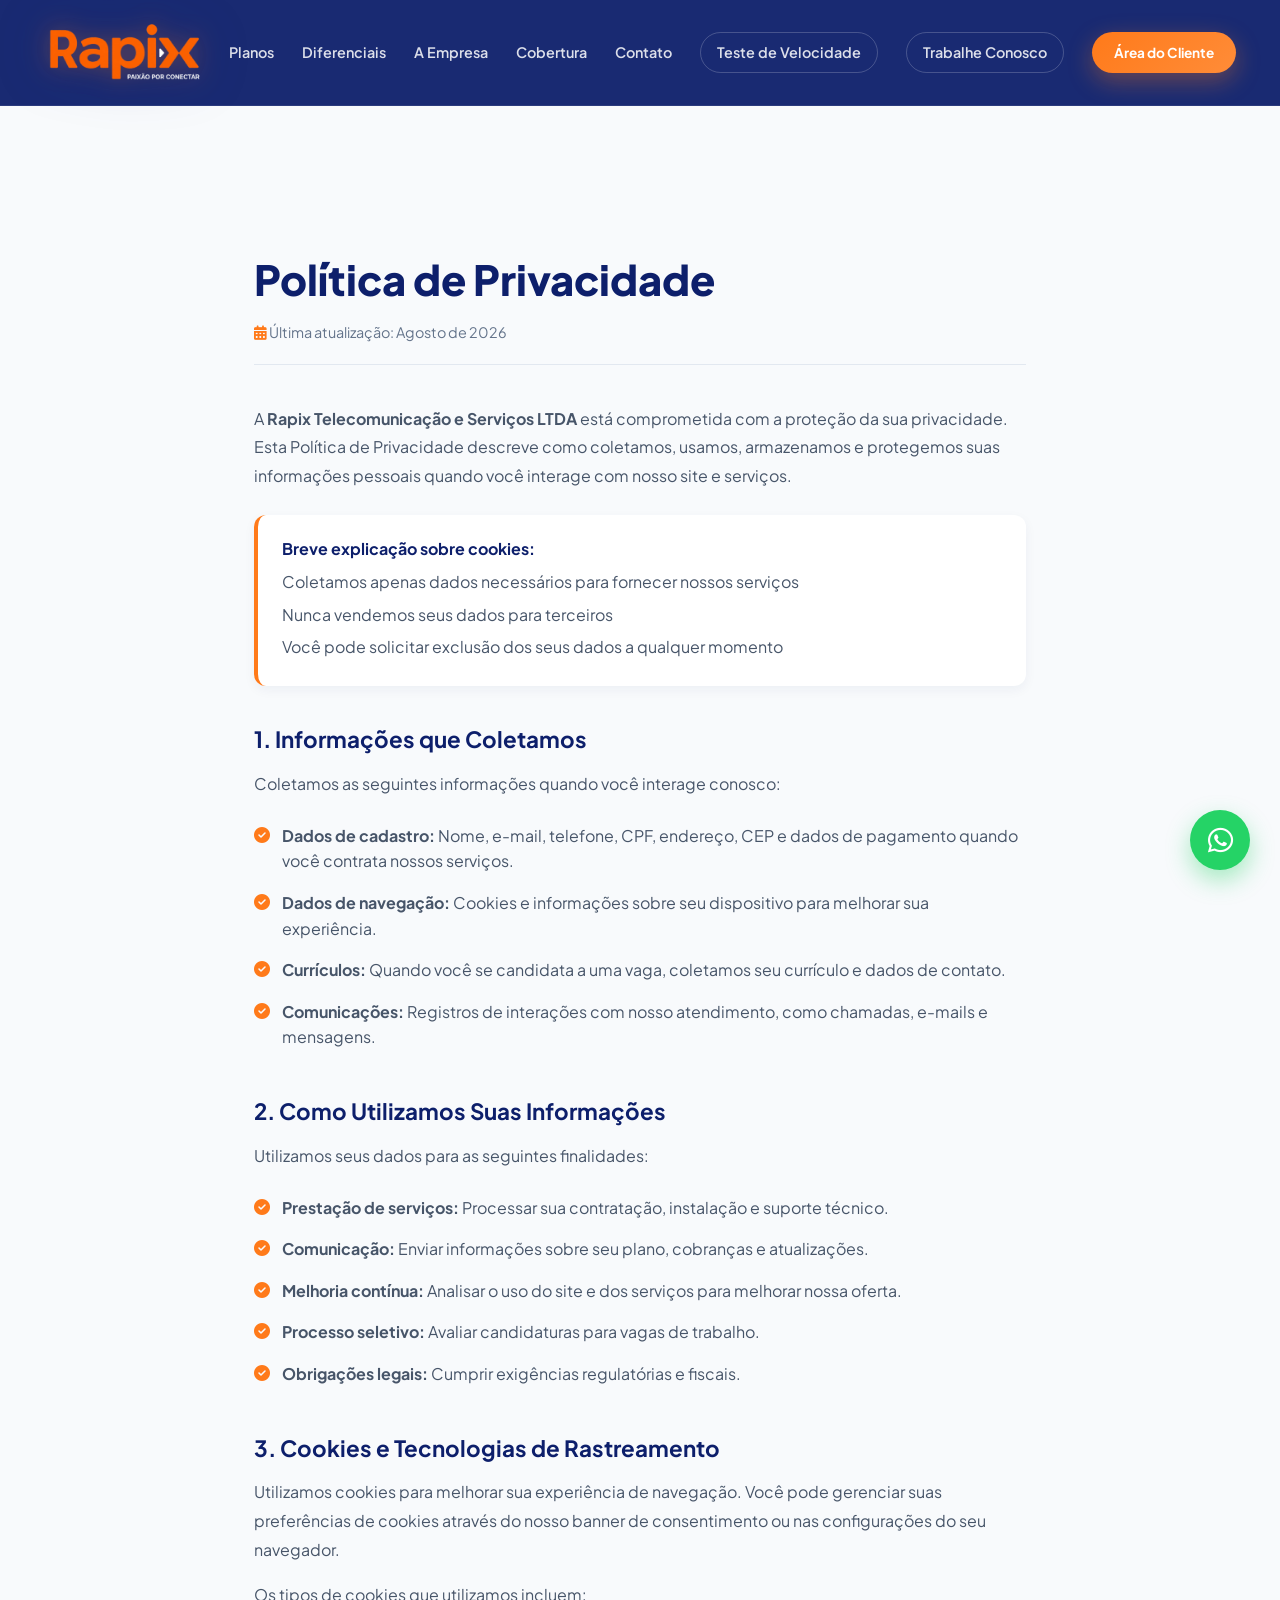
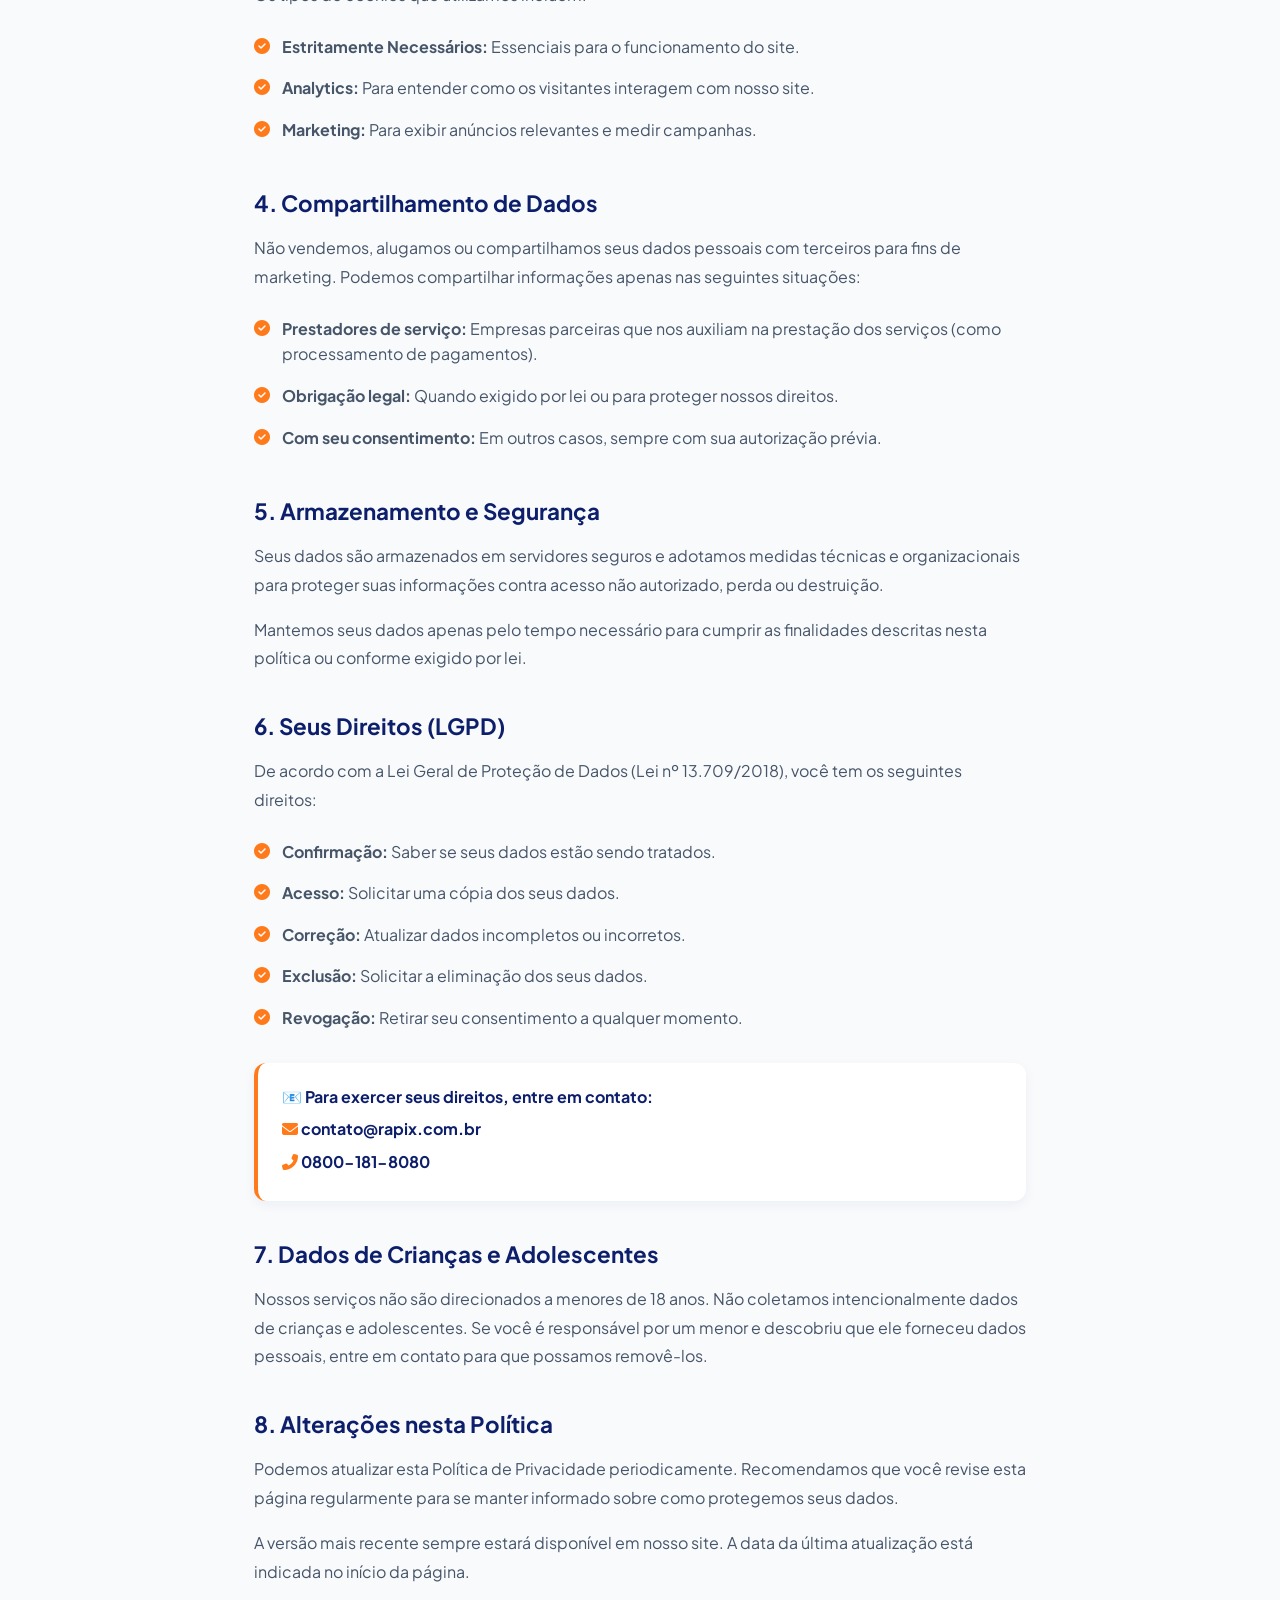
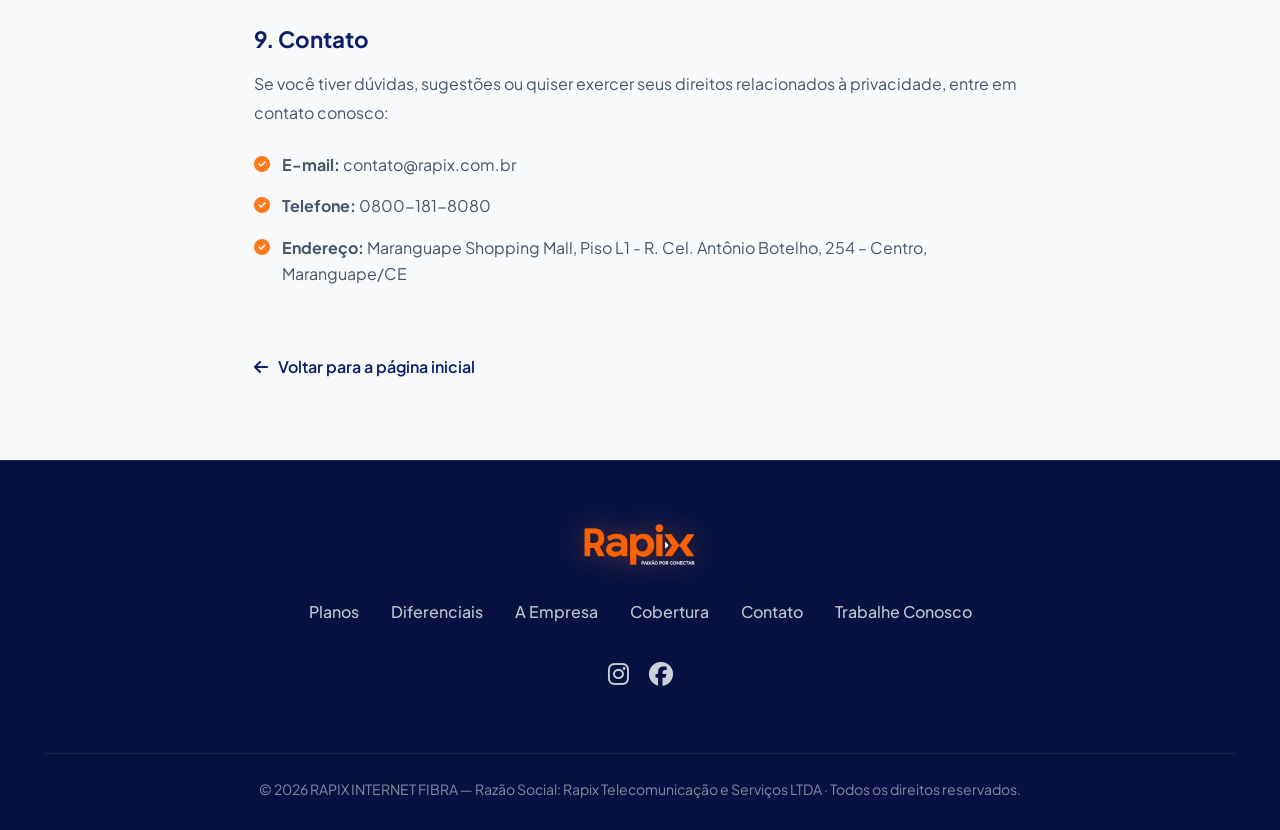
<file: politica-de-privacidade.html>
<!DOCTYPE html>
<html lang="pt-BR">
<head>
    <meta charset="UTF-8" />
    <meta name="viewport" content="width=device-width, initial-scale=1.0" />
    <title>Política de Privacidade - Rapix Fibra Óptica</title>
    <meta name="description" content="Política de Privacidade da Rapix Fibra Óptica - Saiba como protegemos seus dados." />

    <!-- Favicon -->
    <link rel="icon" type="image/png" href="imagens/rapix-favicon.png" />
    <link rel="shortcut icon" type="image/png" href="imagens/rapix-favicon.png" />
    <link rel="apple-touch-icon" href="imagens/rapix-favicon.png" />

    <!-- Google Fonts -->
    <link rel="preconnect" href="https://fonts.googleapis.com" />
    <link rel="preconnect" href="https://fonts.gstatic.com" crossorigin />
    <link href="https://fonts.googleapis.com/css2?family=Plus+Jakarta+Sans:wght@400;500;600;700;800&display=swap" rel="stylesheet" />

    <!-- Font Awesome -->
    <link rel="stylesheet" href="https://cdnjs.cloudflare.com/ajax/libs/font-awesome/6.4.0/css/all.min.css" />

    <!-- CSS Externo -->
    <link rel="stylesheet" href="css/style.css" />

    <style>
        /* ===== ESTILOS ESPECÍFICOS DA PÁGINA DE POLÍTICA ===== */
        .policy-page {
            padding: 140px 0 80px;
            background: var(--bg-light);
        }
        .policy-page .container {
            max-width: 820px;
        }
        .policy-page h1 {
            font-size: 2.6rem;
            font-weight: 800;
            color: var(--primary);
            margin-bottom: 8px;
        }
        .policy-page .last-update {
            color: var(--text-muted);
            font-size: 0.9rem;
            margin-bottom: 40px;
            border-bottom: 1px solid #e2e8f0;
            padding-bottom: 20px;
        }
        .policy-page h2 {
            font-size: 1.4rem;
            font-weight: 700;
            color: var(--primary);
            margin-top: 36px;
            margin-bottom: 12px;
        }
        .policy-page p {
            color: var(--text-gray);
            line-height: 1.8;
            margin-bottom: 16px;
        }
        .policy-page ul {
            list-style: none;
            padding: 0;
            margin: 12px 0 20px 0;
        }
        .policy-page ul li {
            padding: 8px 0 8px 28px;
            position: relative;
            color: var(--text-gray);
            line-height: 1.6;
        }
        .policy-page ul li::before {
            content: '\f058';
            font-family: 'Font Awesome 6 Free';
            font-weight: 900;
            position: absolute;
            left: 0;
            top: 8px;
            color: var(--secondary);
        }
        .policy-page .highlight-box {
            background: var(--white);
            border-left: 4px solid var(--secondary);
            padding: 20px 24px;
            border-radius: var(--radius-sm);
            margin: 24px 0;
            box-shadow: var(--shadow-sm);
        }
        .policy-page .highlight-box p {
            margin-bottom: 4px;
        }
        .policy-page .highlight-box strong {
            color: var(--primary);
        }
        .policy-back {
            display: inline-flex;
            align-items: center;
            gap: 10px;
            margin-top: 40px;
            color: var(--primary);
            font-weight: 600;
            transition: var(--transition-fast);
        }
        .policy-back:hover {
            color: var(--secondary);
            transform: translateX(-4px);
        }

        /* ===== RESPONSIVIDADE ===== */
        @media (max-width: 768px) {
            .policy-page {
                padding: 110px 0 60px;
            }
            .policy-page h1 {
                font-size: 2rem;
            }
            .policy-page h2 {
                font-size: 1.2rem;
            }
        }
        @media (max-width: 480px) {
            .policy-page {
                padding: 100px 0 40px;
            }
            .policy-page h1 {
                font-size: 1.6rem;
            }
            .policy-page .highlight-box {
                padding: 14px 16px;
            }
            .policy-page ul li {
                padding: 6px 0 6px 24px;
                font-size: 0.95rem;
            }
        }
    </style>
</head>
<body>

    <!-- HEADER -->
    <header id="header">
        <div class="container">
            <a href="index.html">
                <img src="imagens/rapix-logo.png" alt="Rapix Telecom" class="logo-img" />
            </a>
            <button class="menu-toggle" id="menuToggle" aria-label="Abrir Menu">
                <i class="fas fa-bars"></i>
            </button>
            <nav class="nav-menu" id="navMenu">
                <a href="index.html#planos">Planos</a>
                <a href="index.html#diferenciais">Diferenciais</a>
                <a href="index.html#sobre">A Empresa</a>
                <a href="index.html#cobertura">Cobertura</a>
                <a href="index.html#contato">Contato</a>
                <a href="https://www.minhaconexao.com.br/teste-de-velocidade/velocimetro" target="_blank" rel="noopener" class="nav-link-outline">Teste de Velocidade</a>
                <a href="index.html#contato" class="nav-link-outline">Trabalhe Conosco</a>
                <a href="https://ixc.rapix.com.br/central_assinante_web/login/" target="_blank" rel="noopener" class="btn btn-small btn-secondary">Área do Cliente</a>
            </nav>
        </div>
    </header>

    <!-- CONTEÚDO DA POLÍTICA DE PRIVACIDADE -->
    <section class="policy-page">
        <div class="container">
            <h1>Política de Privacidade</h1>
            <div class="last-update">
                <i class="fas fa-calendar-alt" style="color: var(--secondary);"></i>
                Última atualização: Agosto de 2026
            </div>

            <p>
                A <strong>Rapix Telecomunicação e Serviços LTDA</strong> está comprometida com a proteção da sua privacidade. Esta Política de Privacidade descreve como coletamos, usamos, armazenamos e protegemos suas informações pessoais quando você interage com nosso site e serviços.
            </p>

            <div class="highlight-box">
                <p><strong>Breve explicação sobre cookies:</strong></p>
                <p>Coletamos apenas dados necessários para fornecer nossos serviços</p>
                <p>Nunca vendemos seus dados para terceiros</p>
                <p>Você pode solicitar exclusão dos seus dados a qualquer momento</p>
            </div>

            <h2>1. Informações que Coletamos</h2>
            <p>Coletamos as seguintes informações quando você interage conosco:</p>
            <ul>
                <li><strong>Dados de cadastro:</strong> Nome, e-mail, telefone, CPF, endereço, CEP e dados de pagamento quando você contrata nossos serviços.</li>
                <li><strong>Dados de navegação:</strong> Cookies e informações sobre seu dispositivo para melhorar sua experiência.</li>
                <li><strong>Currículos:</strong> Quando você se candidata a uma vaga, coletamos seu currículo e dados de contato.</li>
                <li><strong>Comunicações:</strong> Registros de interações com nosso atendimento, como chamadas, e-mails e mensagens.</li>
            </ul>

            <h2>2. Como Utilizamos Suas Informações</h2>
            <p>Utilizamos seus dados para as seguintes finalidades:</p>
            <ul>
                <li><strong>Prestação de serviços:</strong> Processar sua contratação, instalação e suporte técnico.</li>
                <li><strong>Comunicação:</strong> Enviar informações sobre seu plano, cobranças e atualizações.</li>
                <li><strong>Melhoria contínua:</strong> Analisar o uso do site e dos serviços para melhorar nossa oferta.</li>
                <li><strong>Processo seletivo:</strong> Avaliar candidaturas para vagas de trabalho.</li>
                <li><strong>Obrigações legais:</strong> Cumprir exigências regulatórias e fiscais.</li>
            </ul>

            <h2>3. Cookies e Tecnologias de Rastreamento</h2>
            <p>
                Utilizamos cookies para melhorar sua experiência de navegação. Você pode gerenciar suas preferências de cookies através do nosso banner de consentimento ou nas configurações do seu navegador.
            </p>
            <p>Os tipos de cookies que utilizamos incluem:</p>
            <ul>
                <li><strong>Estritamente Necessários:</strong> Essenciais para o funcionamento do site.</li>
                <li><strong>Analytics:</strong> Para entender como os visitantes interagem com nosso site.</li>
                <li><strong>Marketing:</strong> Para exibir anúncios relevantes e medir campanhas.</li>
            </ul>

            <h2>4. Compartilhamento de Dados</h2>
            <p>
                Não vendemos, alugamos ou compartilhamos seus dados pessoais com terceiros para fins de marketing. Podemos compartilhar informações apenas nas seguintes situações:
            </p>
            <ul>
                <li><strong>Prestadores de serviço:</strong> Empresas parceiras que nos auxiliam na prestação dos serviços (como processamento de pagamentos).</li>
                <li><strong>Obrigação legal:</strong> Quando exigido por lei ou para proteger nossos direitos.</li>
                <li><strong>Com seu consentimento:</strong> Em outros casos, sempre com sua autorização prévia.</li>
            </ul>

            <h2>5. Armazenamento e Segurança</h2>
            <p>
                Seus dados são armazenados em servidores seguros e adotamos medidas técnicas e organizacionais para proteger suas informações contra acesso não autorizado, perda ou destruição.
            </p>
            <p>
                Mantemos seus dados apenas pelo tempo necessário para cumprir as finalidades descritas nesta política ou conforme exigido por lei.
            </p>

            <h2>6. Seus Direitos (LGPD)</h2>
            <p>
                De acordo com a Lei Geral de Proteção de Dados (Lei nº 13.709/2018), você tem os seguintes direitos:
            </p>
            <ul>
                <li><strong>Confirmação:</strong> Saber se seus dados estão sendo tratados.</li>
                <li><strong>Acesso:</strong> Solicitar uma cópia dos seus dados.</li>
                <li><strong>Correção:</strong> Atualizar dados incompletos ou incorretos.</li>
                <li><strong>Exclusão:</strong> Solicitar a eliminação dos seus dados.</li>
                <li><strong>Revogação:</strong> Retirar seu consentimento a qualquer momento.</li>
            </ul>

            <div class="highlight-box">
                <p><strong>📧 Para exercer seus direitos, entre em contato:</strong></p>
                <p><i class="fas fa-envelope" style="color: var(--secondary);"></i> <strong>contato@rapix.com.br</strong></p>
                <p><i class="fas fa-phone-alt" style="color: var(--secondary);"></i> <strong>0800-181-8080</strong></p>
            </div>

            <h2>7. Dados de Crianças e Adolescentes</h2>
            <p>
                Nossos serviços não são direcionados a menores de 18 anos. Não coletamos intencionalmente dados de crianças e adolescentes. Se você é responsável por um menor e descobriu que ele forneceu dados pessoais, entre em contato para que possamos removê-los.
            </p>

            <h2>8. Alterações nesta Política</h2>
            <p>
                Podemos atualizar esta Política de Privacidade periodicamente. Recomendamos que você revise esta página regularmente para se manter informado sobre como protegemos seus dados.
            </p>
            <p>
                A versão mais recente sempre estará disponível em nosso site. A data da última atualização está indicada no início da página.
            </p>

            <h2>9. Contato</h2>
            <p>
                Se você tiver dúvidas, sugestões ou quiser exercer seus direitos relacionados à privacidade, entre em contato conosco:
            </p>
            <ul>
                <li><strong>E-mail:</strong> contato@rapix.com.br</li>
                <li><strong>Telefone:</strong> 0800-181-8080</li>
                <li><strong>Endereço:</strong> Maranguape Shopping Mall, Piso L1 - R. Cel. Antônio Botelho, 254 – Centro, Maranguape/CE</li>
            </ul>

            <a href="index.html" class="policy-back">
                <i class="fas fa-arrow-left"></i>
                Voltar para a página inicial
            </a>
        </div>
    </section>

    <!-- RODAPÉ -->
    <footer>
        <div class="container">
            <div class="footer-content">
                <a href="index.html">
                    <img src="imagens/rapix-logo.png" alt="Rapix Telecom Logo" class="footer-logo-img" />
                </a>
                <div class="footer-links">
                    <a href="index.html#planos">Planos</a>
                    <a href="index.html#diferenciais">Diferenciais</a>
                    <a href="index.html#sobre">A Empresa</a>
                    <a href="index.html#cobertura">Cobertura</a>
                    <a href="index.html#contato">Contato</a>
                    <a href="index.html#trabalhe-conosco">Trabalhe Conosco</a>
                </div>
                <div class="social">
                    <a href="https://www.instagram.com/rapixoficial/" target="_blank" rel="noopener" aria-label="Instagram"><i class="fab fa-instagram"></i></a>
                    <a href="https://facebook.com/rapixoficial" target="_blank" rel="noopener" aria-label="Facebook"><i class="fab fa-facebook"></i></a>
                </div>
                <div class="copy">
                    &copy; 2026 RAPIX INTERNET FIBRA — Razão Social: Rapix Telecomunicação e Serviços LTDA · Todos os direitos reservados.
                </div>
            </div>
        </div>
    </footer>

    <!-- BOTÕES FLUTUANTES -->
    <a href="https://wa.me/5508001818080?text=Oi%2C%20tudo%20bem%3F%20Quero%20assinar%20Rapix" target="_blank" rel="noopener" class="whatsapp-float" aria-label="WhatsApp">
        <i class="fab fa-whatsapp"></i>
    </a>

    <button class="back-to-top" id="backToTop" aria-label="Voltar ao topo">
        <i class="fas fa-arrow-up"></i>
    </button>

    <!-- JavaScript Externo -->
    <script src="js/script.js"></script>

</body>
</html>
</file>
<file: css/style.css>
/* ===== VARIÁVEIS E RESET ===== */
:root {
    --primary: #0d1f6b;
    --primary-dark: #071242;
    --primary-light: #18339e;
    --secondary: #ff7a1a;
    --secondary-hover: #e0650d;
    --accent: #ffb100;
    --bg-light: #f8fafc;
    --bg-card: #ffffff;
    --text-dark: #0b1a33;
    --text-gray: #475569;
    --text-muted: #64748b;
    --white: #ffffff;
    --success: #16a34a;
    --danger: #dc2626;
    --shadow-sm: 0 4px 12px rgba(13, 31, 107, 0.05);
    --shadow-md: 0 12px 32px rgba(13, 31, 107, 0.08);
    --shadow-lg: 0 20px 40px rgba(13, 31, 107, 0.12);
    --shadow-glow: 0 0 35px rgba(255, 122, 26, 0.35);
    --radius-sm: 12px;
    --radius-md: 20px;
    --radius-lg: 32px;
    --transition-fast: 0.2s cubic-bezier(0.16, 1, 0.3, 1);
    --transition-smooth: 0.4s cubic-bezier(0.16, 1, 0.3, 1);
    --font: 'Plus Jakarta Sans', -apple-system, BlinkMacSystemFont, sans-serif;
}

* {
    margin: 0;
    padding: 0;
    box-sizing: border-box;
}

html {
    scroll-behavior: smooth;
    font-size: 16px;
}

body {
    font-family: var(--font);
    color: var(--text-dark);
    background: var(--bg-light);
    line-height: 1.6;
    overflow-x: hidden;
    -webkit-font-smoothing: antialiased;
}

a {
    text-decoration: none;
    color: inherit;
}
ul {
    list-style: none;
}
img,
video {
    max-width: 100%;
    height: auto;
    display: block;
}

.container {
    max-width: 1240px;
    margin: 0 auto;
    padding: 0 24px;
}

/* ===== PRELOADER ===== */
#preloader {
    position: fixed;
    inset: 0;
    width: 100vw;
    height: 100vh;
    z-index: 9999;
    display: flex;
    align-items: center;
    justify-content: center;
    background: #F5F7FA;
    opacity: 1;
    visibility: visible;
    transition: opacity 0.8s ease, visibility 0.8s ease;
    overflow: hidden;
}
#preloader.preloader--hide {
    opacity: 0;
    visibility: hidden;
    pointer-events: none;
}
#preloaderVideo {
    position: absolute;
    top: 50%;
    left: 50%;
    width: auto;
    height: auto;
    min-width: 60%;
    max-width: 80%;
    max-height: 90vh;
    object-fit: contain;
    transform: translate(-50%, -50%);
    display: block;
    background: #F5F7FA;
}
body.preloading {
    overflow: hidden;
}

/* ===== PRELOADER RESPONSIVO ===== */
@media (max-width: 1024px) {
    #preloaderVideo {
        min-width: 70%;
        max-width: 90%;
        max-height: 85vh;
        object-fit: contain;
    }
}

@media (max-width: 768px) {
    #preloaderVideo {
        min-width: 85%;
        max-width: 95%;
        max-height: 80vh;
        object-fit: contain;
    }
}

@media (max-width: 480px) {
    #preloader {
        background: #F5F7FA;
    }
    #preloaderVideo {
        min-width: 92%;
        max-width: 98%;
        max-height: 85vh;
        object-fit: contain;
    }
}

/* ===== SCROLL PROGRESS ===== */
.scroll-progress {
    position: fixed;
    top: 0;
    left: 0;
    height: 3px;
    width: 0%;
    background: linear-gradient(90deg, var(--secondary), var(--accent));
    z-index: 1200;
    transition: width 0.1s linear;
}

/* ===== REVEAL ===== */
.reveal {
    opacity: 0;
    transform: translateY(30px);
    transition: opacity 0.8s cubic-bezier(0.16, 1, 0.3, 1), transform 0.8s cubic-bezier(0.16, 1, 0.3, 1);
    will-change: opacity, transform;
}
.reveal.in-view {
    opacity: 1;
    transform: translateY(0);
}

/* ===== BOTÕES ===== */
.btn {
    position: relative;
    display: inline-flex;
    align-items: center;
    justify-content: center;
    gap: 10px;
    background: var(--primary);
    color: var(--white);
    padding: 16px 36px;
    border: none;
    border-radius: 50px;
    font-weight: 700;
    font-size: 1rem;
    cursor: pointer;
    transition: var(--transition-smooth);
    text-align: center;
    box-shadow: 0 8px 24px rgba(13, 31, 107, 0.25);
    overflow: hidden;
    font-family: var(--font);
}
.btn-small {
    padding: 10px 24px;
    font-size: 0.85rem;
}
.btn::after {
    content: '';
    position: absolute;
    top: -50%;
    left: -60%;
    width: 50%;
    height: 200%;
    background: linear-gradient(90deg, rgba(255, 255, 255, 0) 0%, rgba(255, 255, 255, 0.35) 50%, rgba(255, 255, 255, 0) 100%);
    transform: rotate(25deg);
    transition: var(--transition-smooth);
    pointer-events: none;
}
.btn:hover::after {
    left: 120%;
}
.btn:hover {
    transform: translateY(-3px) scale(1.02);
    box-shadow: 0 14px 28px rgba(13, 31, 107, 0.35);
}
.btn:active {
    transform: translateY(-1px) scale(0.99);
}
.btn-secondary {
    background: linear-gradient(135deg, var(--secondary) 0%, #ff8c38 100%);
    box-shadow: 0 8px 24px rgba(255, 122, 26, 0.35);
}
.btn-secondary:hover {
    box-shadow: 0 14px 28px rgba(255, 122, 26, 0.45);
}
.btn-outline {
    background: rgba(255, 255, 255, 0.08);
    border: 1px solid rgba(255, 255, 255, 0.3);
    backdrop-filter: blur(8px);
    box-shadow: none;
}
.btn-outline:hover {
    background: var(--white);
    color: var(--primary);
    border-color: var(--white);
}
.btn-file {
    background: var(--bg-light);
    color: var(--text-dark);
    border: 2px dashed #cbd5e1;
    box-shadow: none;
    padding: 12px 24px;
}
.btn-file:hover {
    border-color: var(--secondary);
    background: var(--white);
    transform: none;
    box-shadow: none;
}
.btn-file::after {
    display: none;
}

/* ===== HEADER ===== */
header {
    background: rgba(13, 31, 107, 0.95);
    backdrop-filter: blur(12px);
    -webkit-backdrop-filter: blur(12px);
    color: var(--white);
    padding: 20px 0;
    position: sticky;
    top: 0;
    z-index: 1000;
    border-bottom: 1px solid rgba(255, 255, 255, 0.08);
    transition: var(--transition-smooth);
}
header.scrolled {
    padding: 12px 0;
    background: rgba(7, 18, 66, 0.92);
    box-shadow: 0 10px 30px rgba(0, 0, 0, 0.2);
}
header .container {
    display: flex;
    justify-content: space-between;
    align-items: center;
}
.logo-img {
    height: 65px;
    width: auto;
    object-fit: contain;
    transition: var(--transition-fast);
    filter: drop-shadow(0 0 12px rgba(255, 122, 26, 0.35)) drop-shadow(0 0 25px rgba(13, 31, 107, 0.3));
}
header.scrolled .logo-img {
    height: 38px;
    filter: drop-shadow(0 0 10px rgba(255, 122, 26, 0.25)) drop-shadow(0 0 20px rgba(13, 31, 107, 0.2));
}
.nav-menu {
    display: flex;
    gap: 28px;
    align-items: center;
}
.nav-menu a:not(.btn):not(.nav-link-outline) {
    font-weight: 600;
    font-size: 0.9rem;
    color: rgba(255, 255, 255, 0.85);
    transition: color 0.3s ease;
}
.nav-menu a:not(.btn):not(.nav-link-outline):hover {
    color: var(--secondary) !important;
}
.nav-link-outline {
    font-weight: 600;
    font-size: 0.9rem;
    color: rgba(255, 255, 255, 0.85);
    padding: 8px 16px;
    border: 1px solid rgba(255, 255, 255, 0.2);
    border-radius: 50px;
    transition: var(--transition-fast);
}
.nav-link-outline:hover {
    background: rgba(255, 255, 255, 0.1);
    color: var(--secondary) !important;
    border-color: var(--secondary);
}
.nav-menu .btn {
    padding: 10px 22px;
    font-size: 0.85rem;
}
.menu-toggle {
    display: none;
    font-size: 1.5rem;
    background: none;
    border: none;
    color: var(--white);
    cursor: pointer;
    padding: 8px;
}

/* ===== HERO ===== */
.hero {
    position: relative;
    width: 100%;
    min-height: 650px;
    display: flex;
    align-items: center;
    color: var(--white);
    overflow: hidden;
    background-image: linear-gradient(100deg, rgba(7, 18, 66, 0.95) 0%, rgba(7, 18, 66, 0.88) 32%, rgba(7, 18, 66, 0.4) 54%, rgba(7, 18, 66, 0) 72%), url('../imagens/garoto-tablet.jpg');
    background-size: cover, cover;
    background-position: right center, right center;
    background-repeat: no-repeat, no-repeat;
    background-color: var(--primary-dark);
    padding: 50px 0 60px;
}

#fiberCanvas {
    position: absolute;
    inset: 0;
    width: 100%;
    height: 100%;
    z-index: 1;
    opacity: 0.2;
    pointer-events: none;
}

.hero .container {
    position: relative;
    z-index: 2;
    width: 100%;
}

.hero-layout {
    display: flex;
    justify-content: flex-start;
    align-items: center;
    text-align: left;
}

.hero-content {
    max-width: 640px;
    padding: 0;
}

.hero-content h1 {
    font-size: clamp(2.5rem, 4vw, 3.8rem);
    font-weight: 800;
    line-height: 1.15;
    margin-bottom: 20px;
    letter-spacing: -1px;
    text-shadow: 0 4px 24px rgba(0, 0, 0, 0.5);
}

.hero-content h1 span {
    color: var(--secondary);
    background: linear-gradient(90deg, var(--secondary) 0%, var(--accent) 100%);
    -webkit-background-clip: text;
    -webkit-text-fill-color: transparent;
}

.hero-content p {
    font-size: clamp(1.05rem, 2vw, 1.25rem);
    color: rgba(255, 255, 255, 0.92);
    max-width: 100%;
    margin: 0 0 36px;
    text-shadow: 0 2px 12px rgba(0, 0, 0, 0.55);
}

.hero-actions {
    display: flex;
    gap: 18px;
    justify-content: flex-start;
    flex-wrap: wrap;
}

/* ===== RESPONSIVIDADE DO HERO ===== */

@media (max-width: 1024px) {
    .hero {
        min-height: 600px;
        padding: 40px 0 50px;
    }
}

@media (max-width: 768px) {
    .hero {
        min-height: 560px;
        padding: 30px 0 45px;
        background-image: linear-gradient(180deg, rgba(7, 18, 66, 0.88) 0%, rgba(7, 18, 66, 0.80) 100%), url('../imagens/garoto-tablet.jpg');
        background-position: center center !important;
        background-size: cover, cover;
        align-items: center;
    }
    
    .hero-content {
        max-width: 100%;
        padding: 0 15px;
        text-align: center;
    }
    
    .hero-content h1 {
        font-size: clamp(1.8rem, 4.5vw, 2.4rem);
        margin-bottom: 16px;
    }
    
    .hero-content p {
        font-size: 0.95rem;
        margin-bottom: 28px;
        padding: 0 10px;
    }
    
    .hero-actions {
        justify-content: center !important;
        gap: 14px;
    }
    
    .hero-actions .btn {
        padding: 14px 28px;
        font-size: 0.9rem;
        min-width: 170px;
    }
}

@media (max-width: 600px) {
    .hero {
        min-height: 500px;
        padding: 28px 0 40px;
    }
    
    .hero-content h1 {
        font-size: clamp(1.6rem, 4vw, 2rem);
        margin-bottom: 12px;
    }
    
    .hero-content p {
        font-size: 0.9rem;
        margin-bottom: 24px;
        padding: 0 5px;
    }
    
    .hero-actions {
        gap: 12px;
        flex-direction: column;
        align-items: center;
        width: 100%;
    }
    
    .hero-actions .btn {
        width: 100%;
        max-width: 300px;
        padding: 13px 20px;
        font-size: 0.88rem;
        justify-content: center;
    }
    
    .hero-actions .btn-outline {
        background: rgba(255, 255, 255, 0.10);
        border-color: rgba(255, 255, 255, 0.20);
        backdrop-filter: blur(4px);
    }
}

@media (max-width: 480px) {
    .hero {
        min-height: 480px;
        padding: 24px 0 36px;
    }
    
    .hero-content h1 {
        font-size: clamp(1.4rem, 3.8vw, 1.7rem);
        margin-bottom: 10px;
    }
    
    .hero-content p {
        font-size: 0.85rem;
        margin-bottom: 20px;
        line-height: 1.5;
    }
    
    .hero-actions {
        gap: 10px;
    }
    
    .hero-actions .btn {
        max-width: 260px;
        padding: 12px 18px;
        font-size: 0.82rem;
        min-height: 44px;
    }
}

@media (max-width: 390px) {
    .hero {
        min-height: 450px;
        padding: 20px 0 32px;
    }
    
    .hero-content {
        padding: 0 10px;
    }
    
    .hero-content h1 {
        font-size: 1.25rem;
        margin-bottom: 8px;
        letter-spacing: -0.3px;
    }
    
    .hero-content p {
        font-size: 0.78rem;
        margin-bottom: 18px;
        line-height: 1.4;
        padding: 0 5px;
    }
    
    .hero-actions {
        gap: 8px;
    }
    
    .hero-actions .btn {
        max-width: 220px;
        padding: 10px 14px;
        font-size: 0.75rem;
        min-height: 38px;
        gap: 6px;
    }
    
    .hero-actions .btn i {
        font-size: 0.75rem;
    }
}

/* ===== PERSON SHOWCASE ===== */
.person-showcase {
    background: linear-gradient(180deg, var(--primary-dark) 0%, #0a1854 100%);
    color: var(--white);
    position: relative;
    padding: 90px 0 0;
    overflow: hidden;
}
.person-showcase .container {
    display: grid;
    grid-template-columns: 1fr 1fr;
    align-items: end;
    gap: 60px;
}
.person-showcase-content {
    padding-bottom: 60px;
}
.person-eyebrow {
    color: var(--secondary);
    font-weight: 700;
    text-transform: uppercase;
    letter-spacing: 2px;
    font-size: 0.95rem;
    margin-bottom: 16px;
    display: inline-block;
}
.person-showcase h2 {
    font-size: clamp(2.1rem, 3.6vw, 3.3rem);
    line-height: 1.2;
    margin-bottom: 24px;
    font-weight: 800;
}
.person-showcase p {
    color: rgba(255, 255, 255, 0.8);
    font-size: 1.2rem;
    line-height: 1.7;
}
.person-showcase-visual {
    display: flex;
    justify-content: center;
    align-items: flex-end;
    width: 100%;
    height: 100%;
}
.person-showcase-img {
    width: 100%;
    max-width: 560px;
    max-height: 520px;
    object-fit: contain;
    display: block;
    filter: drop-shadow(0 15px 25px rgba(0, 0, 0, 0.4));
    pointer-events: none;
}

/* ===== STATS ===== */
.stats {
    background: var(--white);
    padding: 60px 0;
    border-bottom: 1px solid #eef2f6;
}
.stats-grid {
    display: grid;
    grid-template-columns: repeat(auto-fit, minmax(200px, 1fr));
    gap: 30px;
    text-align: center;
}
.stat-item .stat-num {
    font-size: 3.2rem;
    font-weight: 800;
    color: var(--primary);
    line-height: 1;
    margin-bottom: 8px;
}
.stat-item .stat-num .suffix {
    color: var(--secondary);
}
.stat-item .stat-desc {
    color: var(--text-gray);
    font-size: 0.95rem;
    font-weight: 600;
}

/* ===== PLANOS ===== */
.planos {
    padding: 100px 0;
    background: var(--bg-light);
}
.section-title {
    font-size: clamp(2rem, 3.5vw, 2.8rem);
    font-weight: 800;
    text-align: center;
    margin-bottom: 12px;
    letter-spacing: -0.5px;
}
.section-subtitle {
    text-align: center;
    color: var(--text-gray);
    font-size: 1.1rem;
    max-width: 600px;
    margin: 0 auto 60px;
}
.planos-grid {
    display: grid;
    grid-template-columns: repeat(3, 1fr);
    gap: 30px;
    align-items: center;
}
.plano-card {
    background: var(--white);
    border-radius: var(--radius-md);
    padding: 40px 30px;
    box-shadow: var(--shadow-sm);
    border: 1px solid #e2e8f0;
    transition: var(--transition-smooth);
    position: relative;
    display: flex;
    flex-direction: column;
}
.plano-card:hover {
    transform: translateY(-8px);
    box-shadow: var(--shadow-lg);
    border-color: rgba(255, 122, 26, 0.4);
}
.plano-card .plano-nome {
    font-size: 1.5rem;
    font-weight: 800;
    color: var(--text-dark);
    margin-bottom: 8px;
}
.plano-card .plano-publico {
    font-size: 0.85rem;
    color: var(--text-muted);
    font-weight: 600;
    min-height: 38px;
    margin-bottom: 16px;
}
.plano-card .plano-preco {
    font-size: 2.8rem;
    font-weight: 800;
    color: var(--primary);
    line-height: 1;
    margin-bottom: 24px;
}
.plano-card .plano-preco small {
    font-size: 1rem;
    font-weight: 500;
    color: var(--text-gray);
}
.plano-card ul {
    margin-bottom: 32px;
    flex-grow: 1;
}
.plano-card ul li {
    padding: 10px 0;
    border-bottom: 1px solid #f1f5f9;
    font-size: 0.95rem;
    color: var(--text-gray);
    display: flex;
    align-items: center;
    gap: 12px;
}
.plano-card ul li i {
    color: var(--secondary);
    font-size: 1.1rem;
}
.plano-card .btn {
    width: 100%;
}
.plano-card.premium {
    background: linear-gradient(180deg, #ffffff 0%, #fffbf7 100%);
    border: 2px solid var(--secondary);
    box-shadow: var(--shadow-md), var(--shadow-glow);
    transform: scale(1.005);
    z-index: 2;
}
.plano-card.premium:hover {
    transform: scale(1.005) translateY(-8px);
    box-shadow: var(--shadow-lg), 0 0 45px rgba(255, 122, 26, 0.45);
}
.badge-premium {
    position: absolute;
    top: -16px;
    left: 50%;
    transform: translateX(-50%);
    background: linear-gradient(90deg, var(--secondary) 0%, var(--accent) 100%);
    color: var(--white);
    padding: 6px 20px;
    border-radius: 50px;
    font-size: 0.75rem;
    font-weight: 800;
    letter-spacing: 1px;
    text-transform: uppercase;
    box-shadow: 0 4px 12px rgba(255, 122, 26, 0.4);
}

/* ===== DIFERENCIAIS ===== */
.diferenciais {
    background: var(--white);
    padding: 100px 0;
}
.diferenciais-grid {
    display: grid;
    grid-template-columns: repeat(auto-fit, minmax(220px, 1fr));
    gap: 30px;
}
.diferencial-item {
    text-align: center;
    padding: 36px 24px;
    background: var(--bg-light);
    border-radius: var(--radius-md);
    border: 1px solid #f1f5f9;
    transition: var(--transition-smooth);
}
.diferencial-item:hover {
    transform: translateY(-8px);
    background: var(--white);
    box-shadow: var(--shadow-md);
    border-color: rgba(255, 122, 26, 0.3);
}
.diferencial-item i {
    font-size: 2.5rem;
    color: var(--secondary);
    margin-bottom: 20px;
    display: inline-block;
    transition: var(--transition-fast);
}
.diferencial-item:hover i {
    transform: scale(1.15) rotate(-5deg);
}
.diferencial-item h3 {
    font-size: 1.25rem;
    font-weight: 700;
    margin-bottom: 10px;
}
.diferencial-item p {
    color: var(--text-gray);
    font-size: 0.95rem;
}

/* ===== SOBRE ===== */
.sobre {
    padding: 100px 0;
    background: var(--white);
}
.sobre-grid {
    display: grid;
    grid-template-columns: 1.2fr 0.8fr;
    gap: 60px;
    align-items: center;
}
.eyebrow {
    color: var(--secondary);
    font-weight: 700;
    text-transform: uppercase;
    letter-spacing: 1px;
    font-size: 0.85rem;
    margin-bottom: 12px;
    display: inline-block;
}
.sobre-content p {
    color: var(--text-gray);
    font-size: 1.1rem;
    margin-bottom: 30px;
}
.sobre-badges {
    display: flex;
    flex-wrap: wrap;
    gap: 12px;
}
.sobre-badges span {
    background: var(--bg-light);
    border: 1px solid #e2e8f0;
    padding: 10px 18px;
    border-radius: 50px;
    font-size: 0.9rem;
    font-weight: 600;
    display: inline-flex;
    align-items: center;
    gap: 8px;
}
.sobre-badges span i {
    color: var(--secondary);
}
.sobre-locais {
    display: flex;
    flex-direction: column;
    gap: 20px;
}
.local-card {
    background: var(--bg-light);
    padding: 28px;
    border-radius: var(--radius-md);
    border: 1px solid #e2e8f0;
    transition: var(--transition-smooth);
}
.local-card:hover {
    transform: translateY(-4px);
    box-shadow: var(--shadow-sm);
    border-color: var(--secondary);
}
.local-card i {
    font-size: 1.5rem;
    color: var(--secondary);
    margin-bottom: 12px;
}
.local-card h4 {
    font-size: 1.2rem;
    font-weight: 700;
    margin-bottom: 6px;
}
.local-card p {
    color: var(--text-gray);
    font-size: 0.95rem;
}

/* ===== COBERTURA ===== */
.cobertura {
    background: linear-gradient(135deg, var(--primary-dark) 0%, var(--primary) 100%);
    color: var(--white);
    padding: 90px 0;
    text-align: center;
}
.cobertura .section-title {
    color: var(--white);
}
.cobertura .section-subtitle {
    color: rgba(255, 255, 255, 0.8);
}
/* ===== LEGENDA DOS ESTADOS ===== */
.cobertura-legenda {
    display: flex;
    justify-content: center;
    gap: 28px;
    margin-bottom: 32px;
    flex-wrap: wrap;
}
.legenda-item {
    display: inline-flex;
    align-items: center;
    gap: 8px;
    font-size: 0.9rem;
    font-weight: 700;
    letter-spacing: 0.3px;
    color: rgba(255, 255, 255, 0.85);
}
.legenda-item i {
    font-size: 0.6rem;
}
.legenda-item--ce i {
    color: var(--accent);
}
.legenda-item--pa i {
    color: var(--success);
}

/* ===== CARROSSEL DE LOCALIDADES ===== */
.cobertura-carrossel {
    position: relative;
    display: flex;
    align-items: center;
    gap: 14px;
    max-width: 100%;
    margin-bottom: 40px;
}
.carrossel-viewport {
    flex: 1;
    overflow-x: auto;
    overflow-y: hidden;
    scroll-behavior: smooth;
    cursor: grab;
    -webkit-overflow-scrolling: touch;
    scrollbar-width: none;
    -ms-overflow-style: none;
    -webkit-mask-image: linear-gradient(90deg, transparent 0, #000 40px, #000 calc(100% - 40px), transparent 100%);
    mask-image: linear-gradient(90deg, transparent 0, #000 40px, #000 calc(100% - 40px), transparent 100%);
}
.carrossel-viewport::-webkit-scrollbar {
    display: none;
}
.carrossel-viewport.is-dragging {
    cursor: grabbing;
    scroll-behavior: auto;
}
.carrossel-track {
    display: flex;
    gap: 18px;
    padding: 6px 20px;
    width: max-content;
}
.cidade-card {
    --cor-estado: var(--accent);
    flex: 0 0 auto;
    min-width: 168px;
    padding: 22px 20px;
    text-align: center;
    background: rgba(255, 255, 255, 0.06);
    border: 1px solid rgba(255, 255, 255, 0.14);
    border-radius: var(--radius-md);
    backdrop-filter: blur(6px);
    position: relative;
    overflow: hidden;
    transition: var(--transition-fast);
    user-select: none;
}
.cidade-card::before {
    content: '';
    position: absolute;
    top: 0;
    left: 0;
    right: 0;
    height: 4px;
    background: var(--cor-estado);
}
.cidade-card--ce {
    --cor-estado: var(--accent);
}
.cidade-card--pa {
    --cor-estado: var(--success);
}
.cidade-card:hover {
    transform: translateY(-6px);
    border-color: var(--cor-estado);
    background: rgba(255, 255, 255, 0.1);
    box-shadow: 0 14px 28px rgba(0, 0, 0, 0.25);
}
.cidade-estado {
    display: block;
    font-size: 0.7rem;
    font-weight: 800;
    text-transform: uppercase;
    letter-spacing: 1.2px;
    color: var(--cor-estado);
    margin-bottom: 10px;
}
.cidade-estado i {
    margin-right: 5px;
}
.cidade-nome {
    display: block;
    font-size: 1.2rem;
    font-weight: 800;
    color: var(--white);
}
.carrossel-seta {
    flex: 0 0 auto;
    width: 44px;
    height: 44px;
    border-radius: 50%;
    border: 1px solid rgba(255, 255, 255, 0.25);
    background: rgba(255, 255, 255, 0.08);
    color: var(--white);
    font-size: 1rem;
    display: flex;
    align-items: center;
    justify-content: center;
    cursor: pointer;
    transition: var(--transition-fast);
}
.carrossel-seta:hover {
    background: var(--secondary);
    border-color: var(--secondary);
    transform: scale(1.08);
}
@media (max-width: 640px) {
    .carrossel-seta {
        display: none;
    }
    .carrossel-viewport {
        -webkit-mask-image: linear-gradient(90deg, transparent 0, #000 20px, #000 calc(100% - 20px), transparent 100%);
        mask-image: linear-gradient(90deg, transparent 0, #000 20px, #000 calc(100% - 20px), transparent 100%);
    }
}
.verificador {
    max-width: 540px;
    margin: 0 auto;
    display: flex;
    gap: 12px;
    flex-wrap: wrap;
}
.verificador input {
    flex: 1;
    padding: 16px 24px;
    border-radius: 50px;
    border: none;
    font-size: 1rem;
    outline: none;
    min-width: 200px;
}
.verificador .btn {
    background: var(--secondary);
    box-shadow: none;
}
#resultado-cep {
    margin-top: 20px;
    padding: 14px 24px;
    border-radius: 50px;
    font-weight: 600;
    display: none;
    max-width: 540px;
    margin-left: auto;
    margin-right: auto;
}

/* ===== FAQ ===== */
.faq {
    padding: 100px 0;
    background: var(--white);
}
.faq-list {
    max-width: 800px;
    margin: 0 auto;
    display: flex;
    flex-direction: column;
    gap: 16px;
}
.faq-item {
    background: var(--bg-light);
    border-radius: var(--radius-sm);
    border: 1px solid #e2e8f0;
    overflow: hidden;
    transition: var(--transition-fast);
}
.faq-pergunta {
    padding: 22px 28px;
    font-weight: 700;
    font-size: 1.1rem;
    cursor: pointer;
    display: flex;
    justify-content: space-between;
    align-items: center;
    color: var(--text-dark);
}
.faq-pergunta i {
    color: var(--secondary);
    transition: transform 0.3s ease;
}
.faq-resposta {
    max-height: 0;
    overflow: hidden;
    padding: 0 28px;
    color: var(--text-gray);
    font-size: 1rem;
    transition: max-height 0.4s ease, padding 0.4s ease;
}
.faq-item.active {
    border-color: var(--secondary);
    background: var(--white);
    box-shadow: var(--shadow-sm);
}
.faq-item.active .faq-pergunta i {
    transform: rotate(180deg);
}
.faq-item.active .faq-resposta {
    max-height: 200px;
    padding: 0 28px 24px;
}

/* ===== CONTATO ===== */
.contato {
    padding: 100px 0;
    background: var(--bg-light);
}
.contato-grid {
    display: grid;
    grid-template-columns: 1fr 1.2fr;
    gap: 50px;
    align-items: start;
}
.contato-form {
    background: var(--white);
    padding: 32px 36px;
    border-radius: var(--radius-md);
    box-shadow: var(--shadow-sm);
    border: 1px solid #e2e8f0;
    display: flex;
    flex-direction: column;
    gap: 14px;
}
.contato-form input,
.contato-form textarea,
.contato-form select {
    width: 100%;
    padding: 12px 16px;
    border-radius: var(--radius-sm);
    border: 1px solid #cbd5e1;
    font-family: var(--font);
    font-size: 0.95rem;
    outline: none;
    transition: var(--transition-fast);
    background: var(--white);
    color: var(--text-dark);
}
.contato-form input:focus,
.contato-form textarea:focus,
.contato-form select:focus {
    border-color: var(--primary);
    box-shadow: 0 0 0 4px rgba(13, 31, 107, 0.1);
}
.contato-form input.error,
.contato-form select.error {
    border-color: var(--danger);
    background: #fef2f2;
}
.contato-form input.success,
.contato-form select.success {
    border-color: var(--success);
    background: #f0fdf4;
}
.contato-form .error-message {
    font-size: 0.75rem;
    color: var(--danger);
    font-weight: 600;
    min-height: 18px;
    display: flex;
    align-items: center;
    gap: 6px;
    opacity: 0;
    transform: translateY(-4px);
    transition: var(--transition-fast);
}
.contato-form .error-message.show {
    opacity: 1;
    transform: translateY(0);
}
.contato-form .error-message i {
    font-size: 0.65rem;
}
.contato-form textarea {
    resize: vertical;
    min-height: 100px;
}
.contato-form .file-upload-area {
    border: 2px dashed #cbd5e1;
    border-radius: var(--radius-sm);
    padding: 18px 16px;
    text-align: center;
    cursor: pointer;
    transition: var(--transition-fast);
    background: var(--bg-light);
}
.contato-form .file-upload-area:hover {
    border-color: var(--secondary);
    background: var(--white);
}
.contato-form .file-upload-area.dragover {
    border-color: var(--secondary);
    background: rgba(255, 122, 26, 0.05);
}
.contato-form .file-upload-area .file-icon {
    font-size: 1.8rem;
    color: var(--text-muted);
    margin-bottom: 6px;
}
.contato-form .file-upload-area .file-text {
    color: var(--text-gray);
    font-size: 0.85rem;
}
.contato-form .file-upload-area .file-text strong {
    color: var(--secondary);
}
.contato-form .file-upload-area .file-text br {
    display: none;
}
.contato-form .file-upload-area .file-text small {
    display: block;
    margin-top: 2px;
    font-size: 0.7rem;
}
.contato-form .file-info {
    display: none;
    padding: 10px 14px;
    background: #f0fdf4;
    border: 1px solid #bbf7d0;
    border-radius: var(--radius-sm);
    color: #166534;
    font-weight: 600;
    align-items: center;
    gap: 12px;
    font-size: 0.9rem;
}
.contato-form .file-info.show {
    display: flex;
}
.contato-form .file-info .file-remove {
    margin-left: auto;
    background: none;
    border: none;
    color: var(--danger);
    cursor: pointer;
    font-size: 1rem;
    padding: 4px 8px;
}
.contato-form .file-info .file-remove:hover {
    color: #b91c1c;
}
.form-msg {
    display: none;
    color: #16a34a;
    font-weight: 700;
    align-items: center;
    gap: 8px;
    font-size: 0.9rem;
}
.form-msg.show {
    display: flex;
}
.form-msg.error-msg {
    color: var(--danger);
}
.contato-form .btn {
    padding: 14px 28px;
    font-size: 0.95rem;
}

/* ===== TRABALHE CONOSCO ===== */
.trabalhe-conosco-section {
    padding: 0;
    border-top: none !important;
    margin-top: 0 !important;
}

.trabalhe-conosco-section .titulo {
    font-size: 1.8rem;
    font-weight: 800;
    color: var(--text-dark);
    margin-bottom: 16px;
    display: flex;
    align-items: center;
    gap: 12px;
}

.trabalhe-conosco-section .titulo i {
    color: var(--secondary);
    font-size: 1.6rem;
}

.trabalhe-conosco-section .descricao {
    font-size: 1.05rem;
    color: var(--text-gray);
    margin-bottom: 20px;
    line-height: 1.7;
}

.trabalhe-conosco-section .destaque-box {
    background: linear-gradient(135deg, #f0f7ff 0%, #f8f0e8 100%);
    border-left: 4px solid var(--secondary);
    padding: 20px 24px;
    border-radius: var(--radius-sm);
    margin: 24px 0 20px;
}

.trabalhe-conosco-section .destaque-box p {
    margin-bottom: 4px;
    font-size: 0.95rem;
    color: var(--text-gray);
}

.trabalhe-conosco-section .destaque-box strong {
    color: var(--primary);
}

.trabalhe-conosco-section .beneficios {
    display: flex;
    flex-direction: column;
    gap: 10px;
    margin-top: 8px;
}

.trabalhe-conosco-section .beneficio-item {
    display: flex;
    align-items: center;
    gap: 12px;
    font-size: 0.95rem;
    color: var(--text-gray);
    padding: 6px 0;
}

.trabalhe-conosco-section .beneficio-item i {
    color: var(--success);
    font-size: 1.1rem;
    width: 22px;
    flex-shrink: 0;
}

/* ===== MODAL ===== */
.modal-overlay {
    display: none;
    position: fixed;
    inset: 0;
    width: 100%;
    height: 100%;
    background: rgba(7, 18, 66, 0.8);
    backdrop-filter: blur(12px);
    -webkit-backdrop-filter: blur(12px);
    z-index: 9999;
    justify-content: center;
    align-items: center;
    padding: 20px;
    animation: modalOverlayIn 0.3s ease;
}

@keyframes modalOverlayIn {
    from {
        opacity: 0;
    }
    to {
        opacity: 1;
    }
}

.modal-overlay.open {
    display: flex;
}

.modal-overlay.closing {
    animation: modalOverlayOut 0.3s ease forwards;
}

@keyframes modalOverlayOut {
    from {
        opacity: 1;
    }
    to {
        opacity: 0;
    }
}

.modal-container {
    background: var(--white);
    border-radius: var(--radius-lg);
    max-width: 580px;
    width: 100%;
    max-height: 94vh;
    position: relative;
    box-shadow: 0 30px 80px rgba(0, 0, 0, 0.45);
    overflow: hidden;
    animation: modalIn 0.4s cubic-bezier(0.16, 1, 0.3, 1);
}

.modal-overlay.closing .modal-container {
    animation: modalOut 0.3s cubic-bezier(0.16, 1, 0.3, 1) forwards;
}

@keyframes modalIn {
    from {
        opacity: 0;
        transform: scale(0.92) translateY(20px);
    }
    to {
        opacity: 1;
        transform: scale(1) translateY(0);
    }
}

@keyframes modalOut {
    from {
        opacity: 1;
        transform: scale(1) translateY(0);
    }
    to {
        opacity: 0;
        transform: scale(0.92) translateY(20px);
    }
}

.modal-container::before {
    content: '';
    position: absolute;
    top: 0;
    left: 0;
    right: 0;
    height: 4px;
    background: linear-gradient(90deg, var(--secondary), var(--accent), var(--secondary));
    background-size: 200% 100%;
    animation: shimmerBar 3s ease-in-out infinite;
    z-index: 5;
}

@keyframes shimmerBar {
    0%,
    100% {
        background-position: 0% 0%;
    }
    50% {
        background-position: 100% 0%;
    }
}

.modal-scroll {
    max-height: 94vh;
    overflow-y: auto;
    padding: 32px 34px 28px;
}

.modal-scroll::-webkit-scrollbar {
    width: 4px;
}
.modal-scroll::-webkit-scrollbar-track {
    background: #f1f5f9;
    border-radius: 10px;
}
.modal-scroll::-webkit-scrollbar-thumb {
    background: var(--secondary);
    border-radius: 10px;
}

.modal-close {
    position: sticky;
    top: 12px;
    float: right;
    background: rgba(0, 0, 0, 0.04);
    border: none;
    width: 38px;
    height: 38px;
    border-radius: 50%;
    font-size: 1.1rem;
    color: var(--text-gray);
    cursor: pointer;
    transition: var(--transition-fast);
    display: flex;
    align-items: center;
    justify-content: center;
    z-index: 10;
    margin-bottom: -38px;
}

.modal-close:hover {
    background: var(--secondary);
    color: var(--white);
    transform: rotate(90deg);
}

.modal-header {
    text-align: center;
    margin-bottom: 24px;
    padding-top: 8px;
}

.modal-header .modal-plano-badge {
    display: inline-block;
    background: var(--bg-light);
    color: var(--text-muted);
    font-size: 0.7rem;
    font-weight: 700;
    text-transform: uppercase;
    letter-spacing: 1.2px;
    padding: 4px 16px;
    border-radius: 50px;
    margin-bottom: 8px;
    border: 1px solid #e2e8f0;
}

.modal-header .modal-plano-badge.premium-badge {
    background: linear-gradient(90deg, var(--secondary), var(--accent));
    color: var(--white);
    border: none;
}

.modal-header h2 {
    font-size: 1.8rem;
    font-weight: 800;
    letter-spacing: -0.5px;
    color: var(--text-dark);
}

.modal-header h2 span {
    color: var(--secondary);
}

.modal-header .modal-preco {
    font-size: 2.4rem;
    font-weight: 800;
    color: var(--primary);
    line-height: 1.2;
    margin-top: 2px;
}

.modal-header .modal-preco small {
    font-size: 1rem;
    font-weight: 500;
    color: var(--text-gray);
}

.modal-form {
    display: flex;
    flex-direction: column;
    gap: 14px;
}

.form-row {
    display: grid;
    grid-template-columns: 1fr 1fr;
    gap: 14px;
}

.form-group {
    display: flex;
    flex-direction: column;
    gap: 4px;
}

.form-group label {
    font-size: 0.78rem;
    font-weight: 700;
    color: var(--text-dark);
    letter-spacing: 0.3px;
    text-transform: uppercase;
}

.form-group label .required {
    color: var(--secondary);
}

.form-group input,
.form-group select {
    padding: 12px 14px;
    border-radius: var(--radius-sm);
    border: 2px solid #e2e8f0;
    font-family: var(--font);
    font-size: 0.95rem;
    transition: var(--transition-fast);
    outline: none;
    background: var(--bg-light);
    width: 100%;
    color: var(--text-dark);
}

.form-group input::placeholder {
    color: #a0aec0;
    font-size: 0.85rem;
}

.form-group input:focus,
.form-group select:focus {
    border-color: var(--primary);
    box-shadow: 0 0 0 4px rgba(13, 31, 107, 0.08);
    background: var(--white);
}

.form-group input.error,
.form-group select.error {
    border-color: var(--danger);
    background: #fef2f2;
}

.form-group input.error:focus,
.form-group select.error:focus {
    box-shadow: 0 0 0 4px rgba(220, 38, 38, 0.1);
}

.form-group input.success,
.form-group select.success {
    border-color: var(--success);
    background: #f0fdf4;
}

.form-group .error-message {
    font-size: 0.78rem;
    color: var(--danger);
    font-weight: 600;
    min-height: 20px;
    display: flex;
    align-items: center;
    gap: 6px;
    opacity: 0;
    transform: translateY(-4px);
    transition: var(--transition-fast);
}

.form-group .error-message.show {
    opacity: 1;
    transform: translateY(0);
}

.form-group .error-message i {
    font-size: 0.7rem;
}

.modal-success {
    display: none;
    text-align: center;
    padding: 40px 20px;
    animation: successIn 0.5s cubic-bezier(0.16, 1, 0.3, 1);
}

.modal-success.show {
    display: block;
}

@keyframes successIn {
    from {
        opacity: 0;
        transform: scale(0.9) translateY(10px);
    }
    to {
        opacity: 1;
        transform: scale(1) translateY(0);
    }
}

.modal-success .success-icon {
    width: 72px;
    height: 72px;
    border-radius: 50%;
    background: linear-gradient(135deg, #22c55e, #16a34a);
    display: flex;
    align-items: center;
    justify-content: center;
    margin: 0 auto 20px;
    font-size: 2.4rem;
    color: var(--white);
    box-shadow: 0 12px 32px rgba(22, 163, 74, 0.3);
}

.modal-success h3 {
    font-size: 1.5rem;
    font-weight: 800;
    color: var(--text-dark);
    margin-bottom: 8px;
}

.modal-success p {
    color: var(--text-gray);
    font-size: 1rem;
    max-width: 400px;
    margin: 0 auto 24px;
}

.modal-success .btn {
    min-width: 160px;
}

.modal-error {
    display: none;
    text-align: center;
    padding: 40px 20px;
    animation: errorIn 0.4s cubic-bezier(0.16, 1, 0.3, 1);
}

.modal-error.show {
    display: block;
}

@keyframes errorIn {
    from {
        opacity: 0;
        transform: scale(0.95) translateY(8px);
    }
    to {
        opacity: 1;
        transform: scale(1) translateY(0);
    }
}

.modal-error .error-icon {
    width: 72px;
    height: 72px;
    border-radius: 50%;
    background: linear-gradient(135deg, #ef4444, #dc2626);
    display: flex;
    align-items: center;
    justify-content: center;
    margin: 0 auto 20px;
    font-size: 2.4rem;
    color: var(--white);
    box-shadow: 0 12px 32px rgba(220, 38, 38, 0.3);
}

.modal-error h3 {
    font-size: 1.5rem;
    font-weight: 800;
    color: var(--text-dark);
    margin-bottom: 8px;
}

.modal-error p {
    color: var(--text-gray);
    font-size: 1rem;
    max-width: 400px;
    margin: 0 auto 24px;
}

.modal-error .btn {
    min-width: 160px;
}

.modal-submit {
    width: 100%;
    margin-top: 6px;
    padding: 16px;
    font-size: 1rem;
    font-weight: 700;
    border-radius: 50px;
    transition: var(--transition-smooth);
}

.modal-submit:disabled {
    opacity: 0.7;
    cursor: not-allowed;
    transform: none !important;
}

.modal-submit .spinner {
    display: inline-block;
    width: 20px;
    height: 20px;
    border: 2px solid rgba(255, 255, 255, 0.3);
    border-top-color: var(--white);
    border-radius: 50%;
    animation: spin 0.6s linear infinite;
}

@keyframes spin {
    to {
        transform: rotate(360deg);
    }
}

/* ===== FOOTER ===== */
footer {
    background: var(--primary-dark);
    color: var(--white);
    padding: 60px 0 30px;
    border-top: 1px solid rgba(255, 255, 255, 0.1);
}
footer .footer-content {
    display: flex;
    flex-direction: column;
    align-items: center;
    gap: 30px;
    text-align: center;
}
footer .footer-logo-img {
    height: 48px;
    width: auto;
    object-fit: contain;
    filter: drop-shadow(0 0 14px rgba(255, 122, 26, 0.35)) drop-shadow(0 0 30px rgba(13, 31, 107, 0.25));
}
footer .footer-links {
    display: flex;
    gap: 24px 32px;
    flex-wrap: wrap;
    justify-content: center;
}
footer .footer-links a {
    color: rgba(255, 255, 255, 0.75);
    font-weight: 500;
    transition: color 0.3s ease;
}
footer .footer-links a:hover {
    color: var(--secondary);
}
footer .social {
    display: flex;
    gap: 20px;
    font-size: 1.5rem;
}
footer .social a {
    color: rgba(255, 255, 255, 0.8);
    transition: var(--transition-fast);
}
footer .social a:hover {
    color: var(--secondary);
    transform: translateY(-3px);
}
footer .copy {
    width: 100%;
    margin-top: 30px;
    padding-top: 24px;
    border-top: 1px solid rgba(255, 255, 255, 0.08);
    font-size: 0.88rem;
    color: rgba(255, 255, 255, 0.5);
}

/* ===== FLUTUANTES ===== */
.whatsapp-float {
    position: fixed;
    bottom: 30px;
    right: 30px;
    width: 60px;
    height: 60px;
    background: #25D366;
    color: var(--white);
    border-radius: 50%;
    display: flex;
    align-items: center;
    justify-content: center;
    font-size: 1.8rem;
    box-shadow: 0 10px 25px rgba(37, 211, 102, 0.4);
    z-index: 990;
    transition: var(--transition-smooth);
}
.whatsapp-float:hover {
    transform: scale(1.1);
}
.whatsapp-float-balao {
    position: absolute;
    right: calc(100% + 14px);
    top: 50%;
    transform: translateY(-50%);
    background: var(--white);
    color: var(--text-dark);
    font-size: 0.85rem;
    font-weight: 600;
    white-space: nowrap;
    padding: 8px 14px;
    border-radius: 20px;
    box-shadow: var(--shadow-md);
}
.whatsapp-float-balao::after {
    content: '';
    position: absolute;
    top: 50%;
    left: 100%;
    transform: translateY(-50%);
    border: 6px solid transparent;
    border-left-color: var(--white);
}
.back-to-top {
    position: fixed;
    bottom: 30px;
    left: 30px;
    width: 48px;
    height: 48px;
    background: var(--white);
    color: var(--primary);
    border: none;
    border-radius: 50%;
    display: flex;
    align-items: center;
    justify-content: center;
    font-size: 1.1rem;
    box-shadow: var(--shadow-md);
    z-index: 990;
    cursor: pointer;
    opacity: 0;
    pointer-events: none;
    transform: translateY(10px);
    transition: var(--transition-smooth);
}
.back-to-top.show {
    opacity: 1;
    pointer-events: auto;
    transform: translateY(0);
}
.back-to-top:hover {
    background: var(--secondary);
    color: var(--white);
}

@media (max-width: 480px) {
    .whatsapp-float {
        width: 52px;
        height: 52px;
        bottom: calc(16px + env(safe-area-inset-bottom, 0px));
        right: 16px;
        font-size: 1.5rem;
    }
    .whatsapp-float-balao {
        font-size: 0.75rem;
        padding: 6px 10px;
        right: calc(100% + 10px);
    }
    .back-to-top {
        width: 40px;
        height: 40px;
        bottom: calc(16px + env(safe-area-inset-bottom, 0px));
        left: 16px;
        font-size: 0.95rem;
    }
}

/* ===== RESPONSIVIDADE ===== */
@media (max-width: 1024px) {
    .planos-grid {
        grid-template-columns: 1fr;
        max-width: 480px;
        margin: 0 auto;
    }
    .plano-card.premium {
        transform: none;
    }
    .plano-card.premium:hover {
        transform: translateY(-8px);
    }
    .person-showcase .container {
        grid-template-columns: 1fr;
        text-align: center;
    }
    .person-showcase-content {
        padding-bottom: 20px;
    }
    .person-showcase-img {
        max-height: 380px;
    }
    .sobre-grid {
        grid-template-columns: 1fr;
    }
    .contato-grid {
        grid-template-columns: 1fr;
    }
}

@media (max-width: 1150px) {
    .nav-menu {
        position: fixed;
        top: 70px;
        left: 0;
        width: 100%;
        background: var(--primary-dark);
        flex-direction: column;
        padding: 30px 24px 40px;
        gap: 16px;
        box-shadow: 0 20px 40px rgba(0, 0, 0, 0.3);
        clip-path: circle(0% at 100% 0);
        transition: clip-path 0.5s ease-in-out;
        z-index: 999;
    }
    .nav-menu.open {
        clip-path: circle(140% at 100% 0);
    }
    .nav-menu a:not(.btn):not(.nav-link-outline) {
        font-size: 1rem;
    }
    .nav-link-outline {
        border: none;
        padding: 4px 0;
        font-size: 1rem;
    }
    .menu-toggle {
        display: block;
    }
}

@media (max-width: 768px) {
    .verificador {
        flex-direction: column;
    }
    .verificador input,
    .verificador .btn {
        width: 100%;
    }
    .contato-form {
        padding: 24px 18px;
    }
    .hero {
        background-image: linear-gradient(180deg, rgba(7, 18, 66, 0.78), rgba(7, 18, 66, 0.78)), url('../imagens/garoto-tablet.jpg');
        background-position: center center !important;
        background-size: cover, cover;
        min-height: 550px;
    }
    .hero-content {
        max-width: 100%;
        padding: 0;
        margin: 0 15px;
    }
    .hero-actions {
        justify-content: center !important;
    }

    .modal-container {
        max-width: 100%;
        margin: 0 8px;
        border-radius: var(--radius-md);
    }

    .modal-scroll {
        padding: 24px 18px 20px;
    }

    .modal-header h2 {
        font-size: 1.4rem;
    }
    .modal-header .modal-preco {
        font-size: 1.8rem;
    }

    .form-row {
        grid-template-columns: 1fr;
        gap: 12px;
    }

    .modal-close {
        top: 8px;
        width: 34px;
        height: 34px;
        font-size: 1rem;
    }

    .form-group input,
    .form-group select {
        padding: 11px 12px;
        font-size: 0.9rem;
    }

    .modal-success .success-icon,
    .modal-error .error-icon {
        width: 60px;
        height: 60px;
        font-size: 2rem;
    }

    .contato-form .file-upload-area .file-text br {
        display: block;
    }

    /* TRABALHE CONOSCO - Responsivo */
    .trabalhe-conosco-section .titulo {
        font-size: 1.4rem;
    }
    .trabalhe-conosco-section .descricao {
        font-size: 0.95rem;
    }
    .trabalhe-conosco-section .destaque-box {
        padding: 16px 18px;
    }
    .trabalhe-conosco-section .beneficio-item {
        font-size: 0.9rem;
    }
}

@media (max-width: 480px) {
    .modal-scroll {
        padding: 18px 14px 16px;
    }
    .modal-header h2 {
        font-size: 1.2rem;
    }
    .modal-header .modal-preco {
        font-size: 1.5rem;
    }
    .form-group label {
        font-size: 0.7rem;
    }
    .modal-submit {
        padding: 14px;
        font-size: 0.9rem;
    }
    .modal-success h3,
    .modal-error h3 {
        font-size: 1.2rem;
    }
    .contato-form {
        padding: 18px 14px;
    }
    .contato-form .file-upload-area {
        padding: 14px 12px;
    }
    .contato-form .file-upload-area .file-icon {
        font-size: 1.4rem;
        margin-bottom: 4px;
    }
    .contato-form .file-upload-area .file-text {
        font-size: 0.8rem;
    }
    .contato-form .file-upload-area .file-text small {
        font-size: 0.65rem;
    }

    /* TRABALHE CONOSCO - Mobile */
    .trabalhe-conosco-section .titulo {
        font-size: 1.2rem;
    }
    .trabalhe-conosco-section .beneficio-item {
        font-size: 0.85rem;
    }
    .trabalhe-conosco-section .destaque-box p {
        font-size: 0.85rem;
    }
}

@media (max-width: 768px) and (max-height: 700px) {
    .modal-container {
        max-height: 98vh;
    }
    .modal-scroll {
        max-height: 98vh;
        padding: 16px 14px 12px;
    }
    .modal-header {
        margin-bottom: 14px;
    }
    .modal-header h2 {
        font-size: 1.1rem;
    }
    .modal-header .modal-preco {
        font-size: 1.3rem;
    }
    .form-group input,
    .form-group select {
        padding: 8px 10px;
        font-size: 0.85rem;
    }
    .modal-submit {
        padding: 12px;
        font-size: 0.85rem;
        margin-top: 4px;
    }
}
</file>
